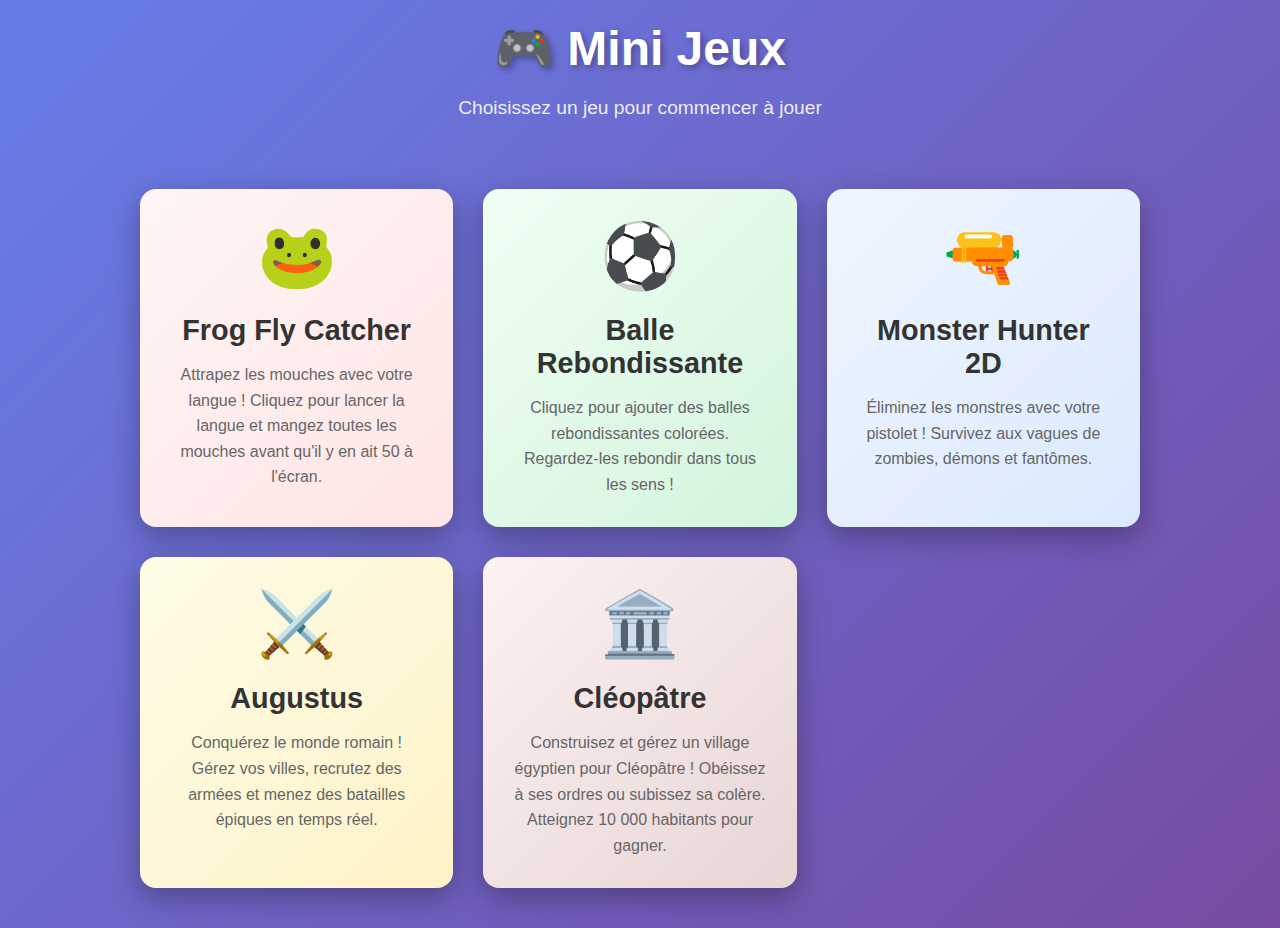
<file: index.html>
<!DOCTYPE html>
<html lang="fr">
<head>
    <meta charset="UTF-8">
    <meta name="viewport" content="width=device-width, initial-scale=1.0">
    <title>Mini Jeux</title>
    <style>
        * {
            margin: 0;
            padding: 0;
            box-sizing: border-box;
        }

        body {
            font-family: 'Arial', sans-serif;
            background: linear-gradient(135deg, #667eea 0%, #764ba2 100%);
            min-height: 100vh;
            display: flex;
            justify-content: center;
            align-items: center;
            padding: 20px;
        }

        .container {
            max-width: 1000px;
            width: 100%;
        }

        h1 {
            color: white;
            text-align: center;
            font-size: 3em;
            margin-bottom: 20px;
            text-shadow: 3px 3px 6px rgba(0, 0, 0, 0.3);
        }

        .subtitle {
            color: rgba(255, 255, 255, 0.9);
            text-align: center;
            font-size: 1.2em;
            margin-bottom: 50px;
        }

        .games-grid {
            display: grid;
            grid-template-columns: repeat(auto-fit, minmax(300px, 1fr));
            gap: 30px;
            padding: 20px 0;
        }

        .game-card {
            background: white;
            border-radius: 16px;
            padding: 30px;
            text-align: center;
            box-shadow: 0 10px 30px rgba(0, 0, 0, 0.3);
            transition: transform 0.3s ease, box-shadow 0.3s ease;
            cursor: pointer;
            text-decoration: none;
            color: inherit;
            display: block;
        }

        .game-card:hover {
            transform: translateY(-10px);
            box-shadow: 0 15px 40px rgba(0, 0, 0, 0.4);
        }

        .game-icon {
            font-size: 4em;
            margin-bottom: 20px;
            display: block;
        }

        .game-title {
            font-size: 1.8em;
            font-weight: bold;
            color: #333;
            margin-bottom: 15px;
        }

        .game-description {
            color: #666;
            line-height: 1.6;
            font-size: 1em;
        }

        .game-card:nth-child(1) {
            background: linear-gradient(135deg, #fff5f5 0%, #ffe5e5 100%);
        }

        .game-card:nth-child(2) {
            background: linear-gradient(135deg, #f0fff4 0%, #d4f4dd 100%);
        }

        .game-card:nth-child(3) {
            background: linear-gradient(135deg, #eff6ff 0%, #dbeafe 100%);
        }

        .game-card:nth-child(4) {
            background: linear-gradient(135deg, #fefce8 0%, #fef3c7 100%);
        }

        .game-card:nth-child(5) {
            background: linear-gradient(135deg, #fdf2f2 0%, #e8d5d5 100%);
        }

        .game-card:nth-child(6) {
            background: linear-gradient(135deg, #fef7e0 0%, #f5deb3 100%);
        }

        @media (max-width: 768px) {
            h1 {
                font-size: 2em;
            }

            .games-grid {
                grid-template-columns: 1fr;
            }
        }
    </style>
</head>
<body>
    <div class="container">
        <h1>🎮 Mini Jeux</h1>
        <p class="subtitle">Choisissez un jeu pour commencer à jouer</p>

        <div class="games-grid">
            <a href="frog/index.html" class="game-card">
                <span class="game-icon">🐸</span>
                <div class="game-title">Frog Fly Catcher</div>
                <div class="game-description">
                    Attrapez les mouches avec votre langue ! Cliquez pour lancer la langue et mangez toutes les mouches avant qu'il y en ait 50 à l'écran.
                </div>
            </a>

            <a href="ronds/index.html" class="game-card">
                <span class="game-icon">⚽</span>
                <div class="game-title">Balle Rebondissante</div>
                <div class="game-description">
                    Cliquez pour ajouter des balles rebondissantes colorées. Regardez-les rebondir dans tous les sens !
                </div>
            </a>

            <a href="monster/index.html" class="game-card">
                <span class="game-icon">🔫</span>
                <div class="game-title">Monster Hunter 2D</div>
                <div class="game-description">
                    Éliminez les monstres avec votre pistolet ! Survivez aux vagues de zombies, démons et fantômes.
                </div>
            </a>

            <a href="augustus/index.html" class="game-card">
                <span class="game-icon">⚔️</span>
                <div class="game-title">Augustus</div>
                <div class="game-description">
                    Conquérez le monde romain ! Gérez vos villes, recrutez des armées et menez des batailles épiques en temps réel.
                </div>
            </a>

            <a href="cleopatre/index.html" class="game-card">
                <span class="game-icon">🏛️</span>
                <div class="game-title">Cléopâtre</div>
                <div class="game-description">
                    Construisez et gérez un village égyptien pour Cléopâtre ! Obéissez à ses ordres ou subissez sa colère. Atteignez 10 000 habitants pour gagner.
                </div>
            </a>
        </div>
    </div>
</body>
</html>
</file>
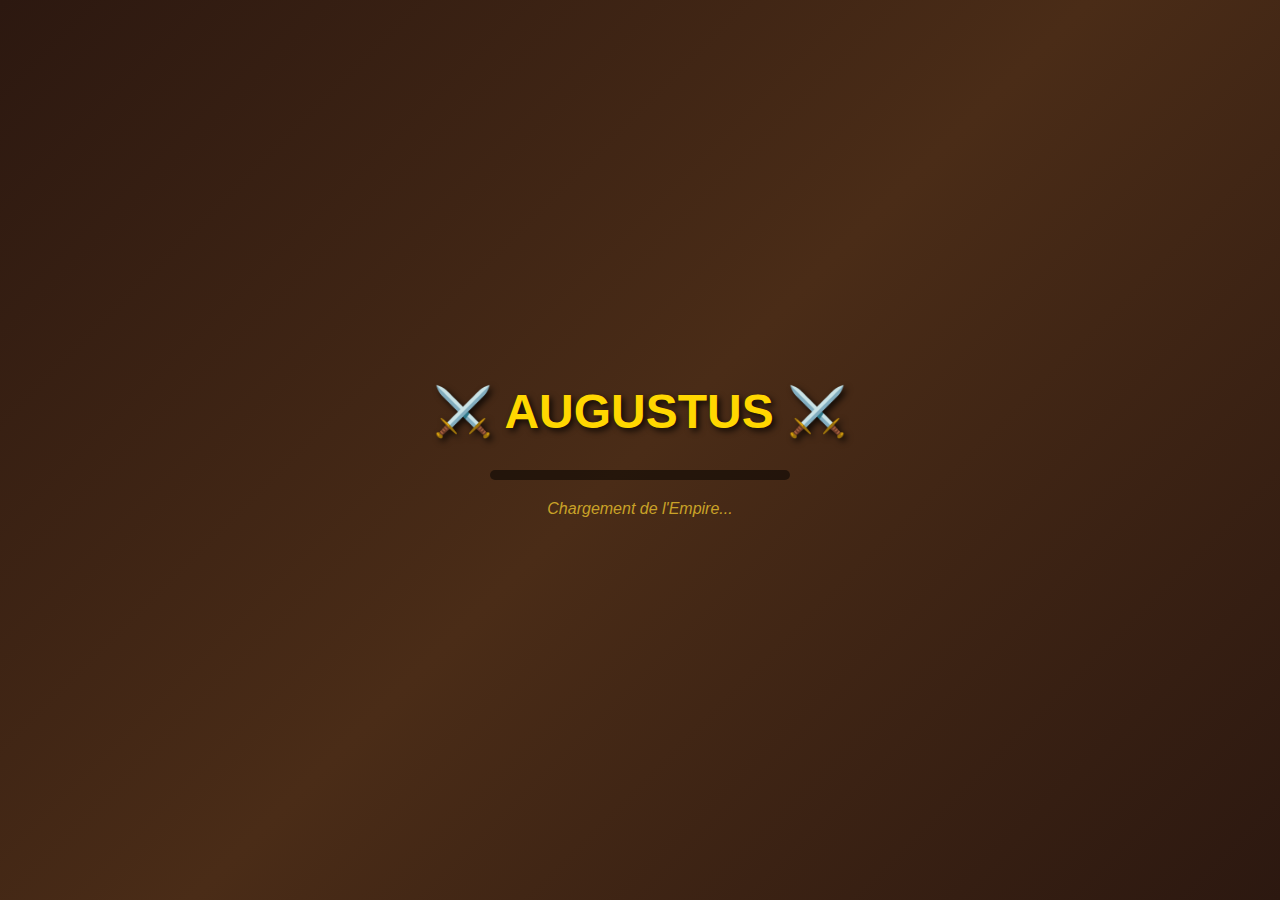
<file: augustus/index.html>
<!DOCTYPE html>
<html lang="fr">
<head>
    <meta charset="UTF-8">
    <meta name="viewport" content="width=device-width, initial-scale=1.0">
    <title>Augustus - Rome Total War</title>
    <link rel="stylesheet" href="css/main.css">
</head>
<body>
    <a href="../index.html" id="backButton">← Menu</a>

    <!-- Menu Principal -->
    <div id="mainMenu" class="screen active">
        <div class="menu-content">
            <h1>⚔️ AUGUSTUS ⚔️</h1>
            <h2>Rome Total War</h2>
            <div class="menu-buttons">
                <button data-action="newGame">Nouvelle Campagne</button>
                <button data-action="loadGame" id="loadBtn" disabled>Charger Partie</button>
                <button data-action="showGuide">Guide du Jeu</button>
                <button data-action="showCredits">Crédits</button>
            </div>
        </div>
        <div class="menu-footer">
            <p>Une simulation de conquête romaine</p>
        </div>
    </div>

    <!-- Sélection de Faction -->
    <div id="factionSelect" class="screen">
        <h1>Choisissez votre Famille</h1>
        <div id="factionGrid" class="faction-grid"></div>
        <button class="back-btn" data-action="showMenu">Retour</button>
    </div>

    <!-- Écran de Campagne -->
    <div id="campaignScreen" class="screen">
        <!-- Barre supérieure -->
        <div id="topBar">
            <div class="resources">
                <span id="goldDisplay">💰 0</span>
                <span id="foodDisplay">🌾 0</span>
                <span id="populationDisplay">👥 0</span>
                <span id="politicsDisplay">🏛️ 0</span>
            </div>
            <div class="turn-info">
                <span id="turnDisplay">Tour 1</span>
                <span id="seasonDisplay">Printemps 270 av. J.-C.</span>
            </div>
            <div class="actions">
                <button id="endTurnBtn" data-action="endTurn">Fin du Tour</button>
                <button data-action="saveGame">Sauvegarder</button>
                <button data-action="showMenu">Menu</button>
            </div>
        </div>

        <!-- Carte de campagne -->
        <canvas id="campaignMap"></canvas>

        <!-- Panneau latéral -->
        <div id="sidePanel" class="hidden">
            <div id="panelContent"></div>
        </div>

        <!-- Mini-carte -->
        <div id="minimap">
            <canvas id="minimapCanvas"></canvas>
        </div>

        <!-- Actions rapides -->
        <div id="quickActions" class="hidden">
            <button id="attackBtn" data-action="attack">Attaquer</button>
            <button id="recruitBtn" data-action="showRecruit">Recruter</button>
        </div>
    </div>

    <!-- Écran de Ville -->
    <div id="cityScreen" class="screen">
        <div id="cityHeader">
            <h1 id="cityName">Rome</h1>
            <button class="close-btn" data-action="closeCityView">✕</button>
        </div>
        <div id="cityContent">
            <div id="cityStats">
                <div class="stat">
                    <span class="label">Population</span>
                    <span id="cityPop">0</span>
                </div>
                <div class="stat">
                    <span class="label">Revenus</span>
                    <span id="cityIncome">+0</span>
                </div>
                <div class="stat">
                    <span class="label">Nourriture</span>
                    <span id="cityFood">+0</span>
                </div>
                <div class="stat">
                    <span class="label">Hygiène</span>
                    <span id="cityHealth">0%</span>
                </div>
                <div class="stat">
                    <span class="label">Ordre Public</span>
                    <span id="cityOrder">0%</span>
                </div>
            </div>
            <div id="cityBuildings">
                <h3>Bâtiments</h3>
                <div id="buildingsList"></div>
            </div>
            <div id="cityConstruction">
                <h3>Construction</h3>
                <div id="constructionQueue"></div>
                <div id="availableBuildings"></div>
            </div>
            <div id="cityRecruitment">
                <h3>Recrutement</h3>
                <div id="recruitmentQueue"></div>
                <div id="availableUnits"></div>
            </div>
        </div>
    </div>

    <!-- Écran de Bataille -->
    <div id="battleScreen" class="screen">
        <div id="battleHeader">
            <div id="attackerInfo" class="army-info"></div>
            <div id="battleTitle">⚔️ BATAILLE ⚔️</div>
            <div id="defenderInfo" class="army-info"></div>
        </div>
        <canvas id="battleCanvas"></canvas>
        <div id="battleControls">
            <div id="unitCards"></div>
            <div id="battleActions">
                <button data-action="battlePause">⏸️ Pause</button>
                <button data-action="battleSpeedUp">⏩ Vitesse</button>
                <button data-action="battleRetreat">🏃 Retraite</button>
            </div>
        </div>
    </div>

    <!-- Écran de Résultat de Bataille -->
    <div id="battleResult" class="screen">
        <div id="resultContent">
            <h1 id="resultTitle">Victoire!</h1>
            <div id="resultStats"></div>
            <div id="capturedOptions" class="hidden">
                <h3>Prisonniers capturés: <span id="capturedCount">0</span></h3>
                <div class="prisoner-options">
                    <button data-action="executePrisoners">⚔️ Exécuter (-Politique)</button>
                    <button data-action="enslavePrisoners">⛓️ Réduire en esclavage (+Or)</button>
                    <button data-action="releasePrisoners">🕊️ Libérer (+Politique)</button>
                </div>
            </div>
            <button data-action="endBattle">Continuer</button>
        </div>
    </div>

    <!-- Écran Guide -->
    <div id="guideScreen" class="screen">
        <div id="guideHeader">
            <h1>Guide du Jeu</h1>
            <button class="close-btn" data-action="closeGuide">✕</button>
        </div>
        <div id="guideContent"></div>
    </div>

    <!-- Notifications -->
    <div id="notifications"></div>

    <!-- Tooltip -->
    <div id="tooltip" class="hidden"></div>

    <script type="module" src="src/main.js"></script>
</body>
</html>
</file>
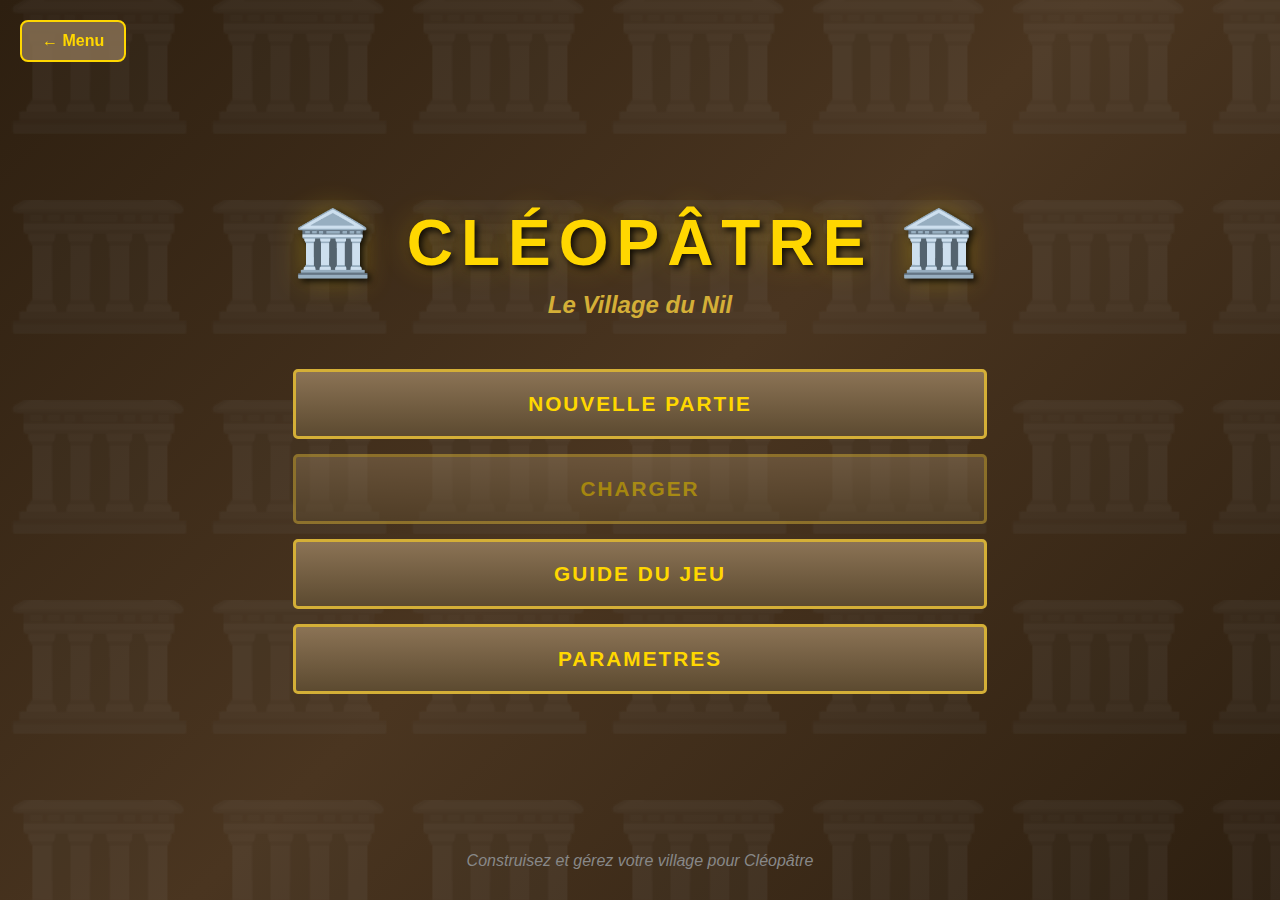
<file: cleopatre/index.html>
<!DOCTYPE html>
<html lang="fr">
<head>
    <meta charset="UTF-8">
    <meta name="viewport" content="width=device-width, initial-scale=1.0">
    <title>Cléopâtre - Le Village du Nil</title>
    <link rel="stylesheet" href="css/main.css">
</head>
<body>
    <a href="../index.html" id="backButton">← Menu</a>

    <!-- Menu Principal -->
    <div id="mainMenu" class="screen active">
        <div class="menu-content">
            <h1>🏛️ CLÉOPÂTRE 🏛️</h1>
            <h2>Le Village du Nil</h2>
            <div class="menu-buttons">
                <button data-action="newGame">Nouvelle Partie</button>
                <button data-action="loadGame" id="loadBtn" disabled>Charger</button>
                <button data-action="showGuide">Guide du Jeu</button>
                <button data-action="showSettings">Parametres</button>
            </div>
        </div>
        <div class="menu-footer">
            <p>Construisez et gérez votre village pour Cléopâtre</p>
        </div>
    </div>

    <!-- Sélection du personnage -->
    <div id="characterSelect" class="screen">
        <h1>Choisissez votre Chef de Village</h1>
        <div class="character-grid">
            <div class="character-card" data-gender="male">
                <div class="character-icon">👨</div>
                <div class="character-name">Chef du Village</div>
                <div class="character-desc">Un homme sage et déterminé</div>
            </div>
            <div class="character-card" data-gender="female">
                <div class="character-icon">👩</div>
                <div class="character-name">Cheffe du Village</div>
                <div class="character-desc">Une femme courageuse et avisée</div>
            </div>
        </div>
        <button class="back-btn" data-action="showMenu">Retour</button>
    </div>

    <!-- Écran de Jeu Principal -->
    <div id="gameScreen" class="screen">
        <!-- Barre supérieure -->
        <div id="topBar">
            <div class="resources">
                <span id="moneyDisplay" title="Argent">💰 1000</span>
                <span id="foodDisplay" title="Nourriture">🍞 0</span>
                <span id="waterDisplay" title="Eau">💧 0</span>
                <span id="populationDisplay" title="Population">👥 100</span>
                <span id="peasantsDisplay" title="Paysans disponibles">🧑‍🌾 10</span>
                <span id="rationTimerDisplay" class="ration-timer" title="Prochaine ration">🍽️ 1:00</span>
            </div>
            <div class="goal-info">
                <span id="goalDisplay">Objectif: 10 000 habitants</span>
            </div>
            <div class="actions">
                <div class="save-group">
                    <button data-action="saveGame">Sauvegarder</button>
                    <label class="autosave-switch" title="Sauvegarde automatique toutes les 2 minutes">
                        <input type="checkbox" id="autoSaveToggle">
                        <span class="autosave-slider"></span>
                        <span class="autosave-label">Auto</span>
                    </label>
                </div>
                <button data-action="showMenu">Menu</button>
            </div>
        </div>

        <!-- Zone de jeu principale (contient canvas + panneau d'actions) -->
        <div id="gameArea">
            <!-- Zone du village avec canvas -->
            <div id="villageArea">
                <canvas id="villageCanvas"></canvas>

                <!-- Panneau de Cléopâtre (overlay sur le canvas) -->
                <div id="cleopatraPanel">
                    <div class="cleopatra-portrait">
                        <div class="portrait-frame">👑</div>
                    </div>
                    <div class="cleopatra-info">
                        <div class="cleopatra-message">
                            <div class="message-header">Cléopâtre</div>
                            <div id="cleopatraText">Bienvenue, chef de village. J'attends beaucoup de vous.</div>
                        </div>
                        <div class="cleopatra-mood">
                            <span class="mood-label">Humeur:</span>
                            <div class="mood-bar-container">
                                <div id="moodBar" class="mood-bar"></div>
                            </div>
                            <span id="cleopatraMood" class="mood-value">50%</span>
                        </div>
                    </div>
                    <div id="nextTaskTimer" class="next-task-timer">
                        <span class="next-task-label">Prochaine mission:</span>
                        <span id="nextTaskCountdown">--</span>
                    </div>
                    <div id="currentTask">
                        <div class="task-header-row">
                            <div class="task-header">Tâches de Cléopâtre:</div>
                            <label class="toggle-switch" title="Envoi automatique des ressources">
                                <input type="checkbox" id="autoSendGlobal" autocomplete="off">
                                <span class="slider"></span>
                                <span class="switch-label">Auto</span>
                            </label>
                        </div>
                        <div id="taskDescription"></div>
                    </div>
                </div>
            </div>

            <!-- Panneau d'actions (à droite) -->
            <div id="actionPanel">
            <div class="panel-tabs">
                <button class="tab-btn active" data-tab="buildings">Bâtiments</button>
                <button class="tab-btn" data-tab="tasks">Tâches</button>
                <button class="tab-btn" data-tab="stats">Stats</button>
            </div>

            <!-- Onglet Bâtiments -->
            <div id="buildingsTab" class="tab-content active">
                <div id="buildingsList"></div>
            </div>

            <!-- Onglet Tâches -->
            <div id="tasksTab" class="tab-content">
                <div id="tasksList"></div>
            </div>

            <!-- Onglet Statistiques (résumé) -->
            <div id="statsTab" class="tab-content">
                <div class="stats-section">
                    <h4>Alertes</h4>
                    <div id="statsAlerts"></div>
                </div>
                <div class="stats-section">
                    <h4>Aperçu rapide</h4>
                    <div id="statsProduction"></div>
                </div>
                <button id="openStatsMenu" class="open-stats-btn">
                    📊 Voir les statistiques détaillées
                </button>
            </div>
        </div>

        <!-- Panneau latéral d'info -->
        <div id="sidePanel" class="hidden">
            <div id="sidePanelContent"></div>
            <button class="close-btn close-btn-sm" data-action="closeSidePanel">✕</button>
        </div>
    </div>

        <!-- Panneau de ressources (fixe en bas) -->
        <div id="resourcesBar">
            <div class="resources-bar-content">
                <!-- Multiplicateur -->
                <div class="resources-multiplier">
                    <span class="mult-label">Ouvriers:</span>
                    <div class="mult-buttons" id="resourceMultiplierBar">
                        <button type="button" class="mult-btn active" data-mult="1">x1</button>
                        <button type="button" class="mult-btn" data-mult="5">x5</button>
                        <button type="button" class="mult-btn" data-mult="10">x10</button>
                        <button type="button" class="mult-btn" data-mult="max">Max</button>
                    </div>
                </div>

                <!-- Liste des ressources -->
                <div class="resources-list" id="resourcesBarList">
                    <!-- Bois -->
                    <div class="resource-bar-item clickable" data-resource="wood">
                        <div class="resource-bar-icon">🪵</div>
                        <div class="resource-bar-info">
                            <div class="resource-bar-header">
                                <span class="resource-bar-name">Bois</span>
                                <span class="resource-bar-yield">+10</span>
                            </div>
                            <div class="resource-bar-stock">
                                <span id="woodStockBar">0</span>
                                <span id="woodPendingBar" class="resource-bar-pending"></span>
                            </div>
                        </div>
                        <div class="resource-bar-cost">
                            <span class="cost-value">💰5</span>
                            <span class="cost-time">15s</span>
                        </div>
                        <div class="resource-bar-progress hidden">
                            <div class="progress-fill"></div>
                            <span class="progress-text">0%</span>
                        </div>
                    </div>

                    <!-- Pierre -->
                    <div class="resource-bar-item clickable" data-resource="stone">
                        <div class="resource-bar-icon">🪨</div>
                        <div class="resource-bar-info">
                            <div class="resource-bar-header">
                                <span class="resource-bar-name">Pierre</span>
                                <span class="resource-bar-yield">+8</span>
                            </div>
                            <div class="resource-bar-stock">
                                <span id="stoneStockBar">0</span>
                                <span id="stonePendingBar" class="resource-bar-pending"></span>
                            </div>
                        </div>
                        <div class="resource-bar-cost">
                            <span class="cost-value">💰8</span>
                            <span class="cost-time">20s</span>
                        </div>
                        <div class="resource-bar-progress hidden">
                            <div class="progress-fill"></div>
                            <span class="progress-text">0%</span>
                        </div>
                    </div>

                    <!-- Sable -->
                    <div class="resource-bar-item clickable" data-resource="sand">
                        <div class="resource-bar-icon">🏜️</div>
                        <div class="resource-bar-info">
                            <div class="resource-bar-header">
                                <span class="resource-bar-name">Sable</span>
                                <span class="resource-bar-yield">+15</span>
                            </div>
                            <div class="resource-bar-stock">
                                <span id="sandStockBar">0</span>
                                <span id="sandPendingBar" class="resource-bar-pending"></span>
                            </div>
                        </div>
                        <div class="resource-bar-cost">
                            <span class="cost-value">💰3</span>
                            <span class="cost-time">10s</span>
                        </div>
                        <div class="resource-bar-progress hidden">
                            <div class="progress-fill"></div>
                            <span class="progress-text">0%</span>
                        </div>
                    </div>

                    <!-- Terre -->
                    <div class="resource-bar-item clickable" data-resource="dirt">
                        <div class="resource-bar-icon">🟤</div>
                        <div class="resource-bar-info">
                            <div class="resource-bar-header">
                                <span class="resource-bar-name">Terre</span>
                                <span class="resource-bar-yield">+12</span>
                            </div>
                            <div class="resource-bar-stock">
                                <span id="dirtStockBar">0</span>
                                <span id="dirtPendingBar" class="resource-bar-pending"></span>
                            </div>
                        </div>
                        <div class="resource-bar-cost">
                            <span class="cost-value">💰4</span>
                            <span class="cost-time">12s</span>
                        </div>
                        <div class="resource-bar-progress hidden">
                            <div class="progress-fill"></div>
                            <span class="progress-text">0%</span>
                        </div>
                    </div>

                    <!-- Argile -->
                    <div class="resource-bar-item clickable" data-resource="clay">
                        <div class="resource-bar-icon">🧱</div>
                        <div class="resource-bar-info">
                            <div class="resource-bar-header">
                                <span class="resource-bar-name">Argile</span>
                                <span class="resource-bar-yield">+6</span>
                            </div>
                            <div class="resource-bar-stock">
                                <span id="clayStockBar">0</span>
                                <span id="clayPendingBar" class="resource-bar-pending"></span>
                            </div>
                        </div>
                        <div class="resource-bar-cost">
                            <span class="cost-value">💰10</span>
                            <span class="cost-time">25s</span>
                        </div>
                        <div class="resource-bar-progress hidden">
                            <div class="progress-fill"></div>
                            <span class="progress-text">0%</span>
                        </div>
                    </div>

                    <!-- Oiseaux (affichage spécial) -->
                    <div class="resource-bar-item bird-bar-item" data-resource="birds">
                        <div class="resource-bar-icon">🕊️</div>
                        <div class="resource-bar-info">
                            <div class="resource-bar-name">Oiseaux</div>
                            <div class="resource-bar-stock"><span id="birdsStockBar">0/0</span></div>
                        </div>
                        <div class="resource-bar-cost bird-cost">
                            <span class="cost-value">Auto</span>
                            <span class="cost-time" id="birdProductionTime">3min/🕊️</span>
                        </div>
                        <div class="bird-progress-bar">
                            <div class="bird-progress-fill" id="birdProgressFill"></div>
                        </div>
                    </div>
                </div>
            </div>
        </div>
    </div>

    <!-- Écran Guide -->
    <div id="guideScreen" class="screen">
        <div id="guideHeader">
            <h1>Guide du Jeu</h1>
            <button class="close-btn" data-action="closeGuide">✕</button>
        </div>
        <div id="guideContent"></div>
    </div>

    <!-- Écran Game Over -->
    <div id="gameOverScreen" class="screen">
        <div class="gameover-content">
            <div id="gameOverSprite" class="end-screen-sprite"></div>
            <h1 id="gameOverTitle">GAME OVER</h1>
            <p id="gameOverMessage"></p>
            <button data-action="showMenu">Retour au Menu</button>
        </div>
    </div>

    <!-- Écran Victoire -->
    <div id="victoryScreen" class="screen">
        <div class="victory-content">
            <div id="victorySprite" class="end-screen-sprite"></div>
            <h1>🎉 VICTOIRE ! 🎉</h1>
            <p>Félicitations ! Votre village compte maintenant 10 000 habitants !</p>
            <p>Cléopâtre est fière de vous et vous couvre d'or et de gloire.</p>
            <div id="victoryStats"></div>
            <button data-action="showMenu">Retour au Menu</button>
        </div>
    </div>

    <!-- Notifications -->
    <div id="notifications"></div>

    <!-- Tooltip -->
    <div id="tooltip" class="hidden"></div>

    <!-- Modal de confirmation -->
    <div id="confirmModal" class="modal hidden">
        <div class="modal-content">
            <h3 id="confirmTitle">Confirmation</h3>
            <p id="confirmMessage"></p>
            <div class="modal-buttons">
                <button type="button" id="confirmYes">Oui</button>
                <button type="button" id="confirmNo">Non</button>
            </div>
        </div>
    </div>

    <!-- Méga Menu Statistiques -->
    <div id="statsOverlay" class="stats-overlay hidden">
        <div class="stats-mega-menu">
            <div class="stats-header">
                <h2>📊 Statistiques du Village</h2>
                <button type="button" class="close-btn" id="closeStatsMenu">✕</button>
            </div>

            <div class="stats-content">
                <!-- Colonne gauche: Graphiques -->
                <div class="stats-column stats-graphs">
                    <div class="stats-card">
                        <h3>Évolution des ressources</h3>
                        <div class="graph-tabs">
                            <button type="button" class="graph-tab active" data-resource="money">💰 Or</button>
                            <button type="button" class="graph-tab" data-resource="food">🍞 Nourriture</button>
                            <button type="button" class="graph-tab" data-resource="water">💧 Eau</button>
                            <button type="button" class="graph-tab" data-resource="population">👥 Population</button>
                        </div>
                        <div class="graph-zoom">
                            <span class="zoom-label">Période:</span>
                            <button type="button" class="zoom-btn" data-zoom="60">1min</button>
                            <button type="button" class="zoom-btn active" data-zoom="300">5min</button>
                            <button type="button" class="zoom-btn" data-zoom="600">10min</button>
                            <button type="button" class="zoom-btn" data-zoom="1800">30min</button>
                            <button type="button" class="zoom-btn" data-zoom="3600">1h</button>
                        </div>
                        <div class="graph-container">
                            <canvas id="resourceGraph"></canvas>
                        </div>
                        <div class="graph-legend" id="graphLegend"></div>
                    </div>

                    <div class="stats-card">
                        <h3>Répartition des bâtiments</h3>
                        <div class="graph-container graph-small">
                            <canvas id="buildingsGraph"></canvas>
                        </div>
                        <div id="buildingsLegend" class="buildings-legend"></div>
                    </div>
                </div>

                <!-- Colonne droite: Données -->
                <div class="stats-column stats-data">
                    <div class="stats-card">
                        <h3>Production actuelle</h3>
                        <div id="megaStatsProduction"></div>
                    </div>

                    <div class="stats-card">
                        <h3>Production théorique (bâtiments)</h3>
                        <div id="megaStatsTheoretical"></div>
                    </div>

                    <div class="stats-card">
                        <h3>Alertes & Prévisions</h3>
                        <div id="megaStatsAlerts"></div>
                    </div>

                    <div class="stats-card">
                        <h3>Statistiques générales</h3>
                        <div id="megaStatsGeneral"></div>
                    </div>
                </div>
            </div>
        </div>
    </div>

    <script type="module" src="src/main.js"></script>
</body>
</html>
</file>
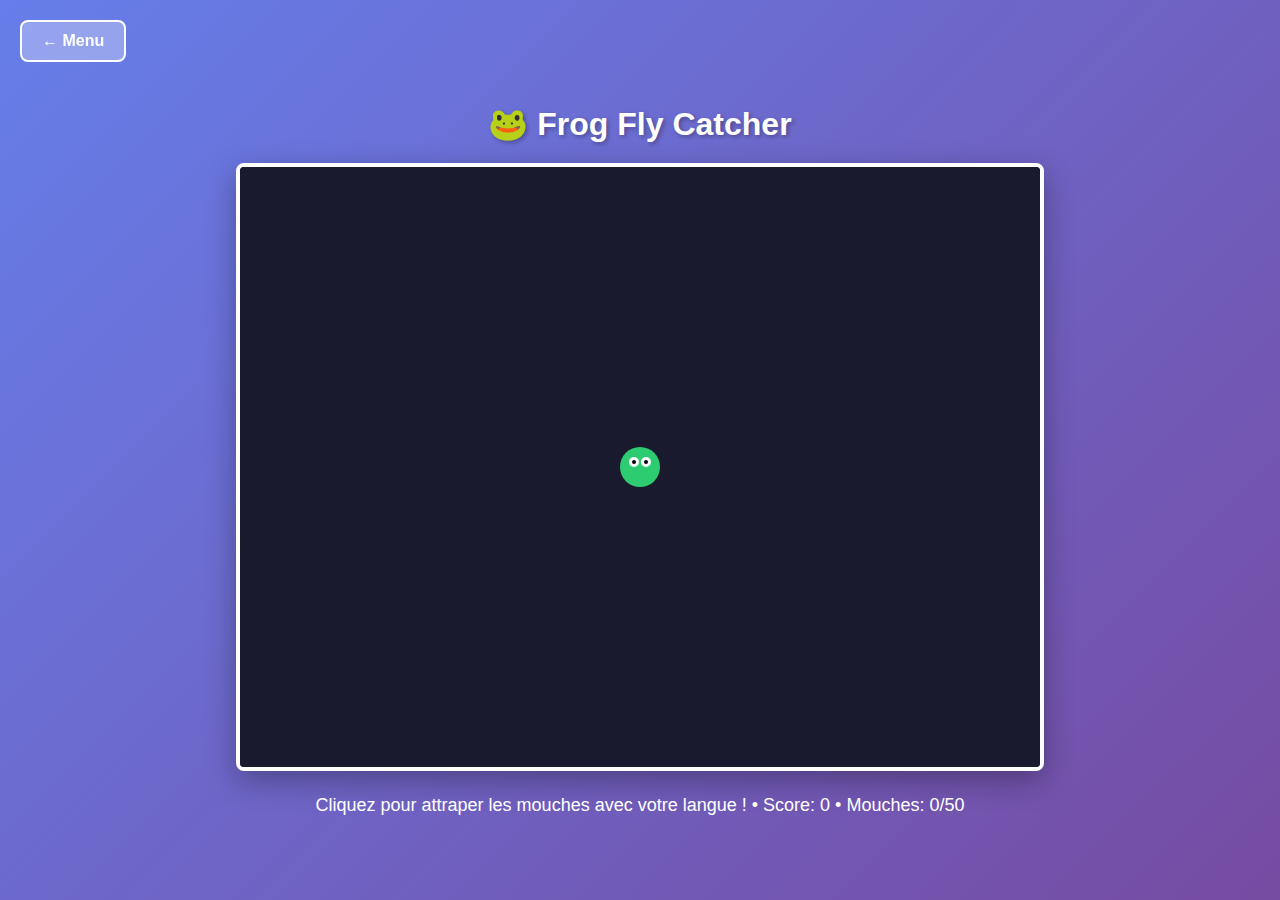
<file: frog/index.html>
<!DOCTYPE html>
<html lang="fr">
<head>
    <meta charset="UTF-8">
    <meta name="viewport" content="width=device-width, initial-scale=1.0">
    <title>Frog Fly Catcher</title>
    <style>
        body {
            margin: 0;
            padding: 0;
            display: flex;
            justify-content: center;
            align-items: center;
            min-height: 100vh;
            background: linear-gradient(135deg, #667eea 0%, #764ba2 100%);
            font-family: Arial, sans-serif;
        }

        #gameContainer {
            text-align: center;
        }

        canvas {
            border: 4px solid #fff;
            border-radius: 8px;
            box-shadow: 0 10px 30px rgba(0, 0, 0, 0.3);
            background: #1a1a2e;
        }

        #info {
            color: white;
            margin-top: 20px;
            font-size: 18px;
        }

        h1 {
            color: white;
            margin-bottom: 20px;
            text-shadow: 2px 2px 4px rgba(0, 0, 0, 0.3);
        }

        #backButton {
            position: fixed;
            top: 20px;
            left: 20px;
            background: rgba(255, 255, 255, 0.3);
            color: white;
            border: 2px solid white;
            padding: 10px 20px;
            border-radius: 8px;
            font-size: 16px;
            font-weight: bold;
            cursor: pointer;
            transition: all 0.3s ease;
            text-decoration: none;
            display: inline-block;
            -webkit-backdrop-filter: blur(10px);
            backdrop-filter: blur(10px);
        }

        #backButton:hover {
            background: rgba(255, 255, 255, 0.4);
            transform: translateX(-5px);
        }
    </style>
</head>
<body>
    <a href="../index.html" id="backButton">← Menu</a>

    <div id="gameContainer">
        <h1>🐸 Frog Fly Catcher</h1>
        <canvas id="gameCanvas" width="800" height="600"></canvas>
        <div id="info">
            Cliquez pour attraper les mouches avec votre langue ! • Score: <span id="score">0</span> • Mouches: <span id="flyCount">0</span>/50
        </div>
    </div>

    <script src="game.js"></script>
</body>
</html>
</file>
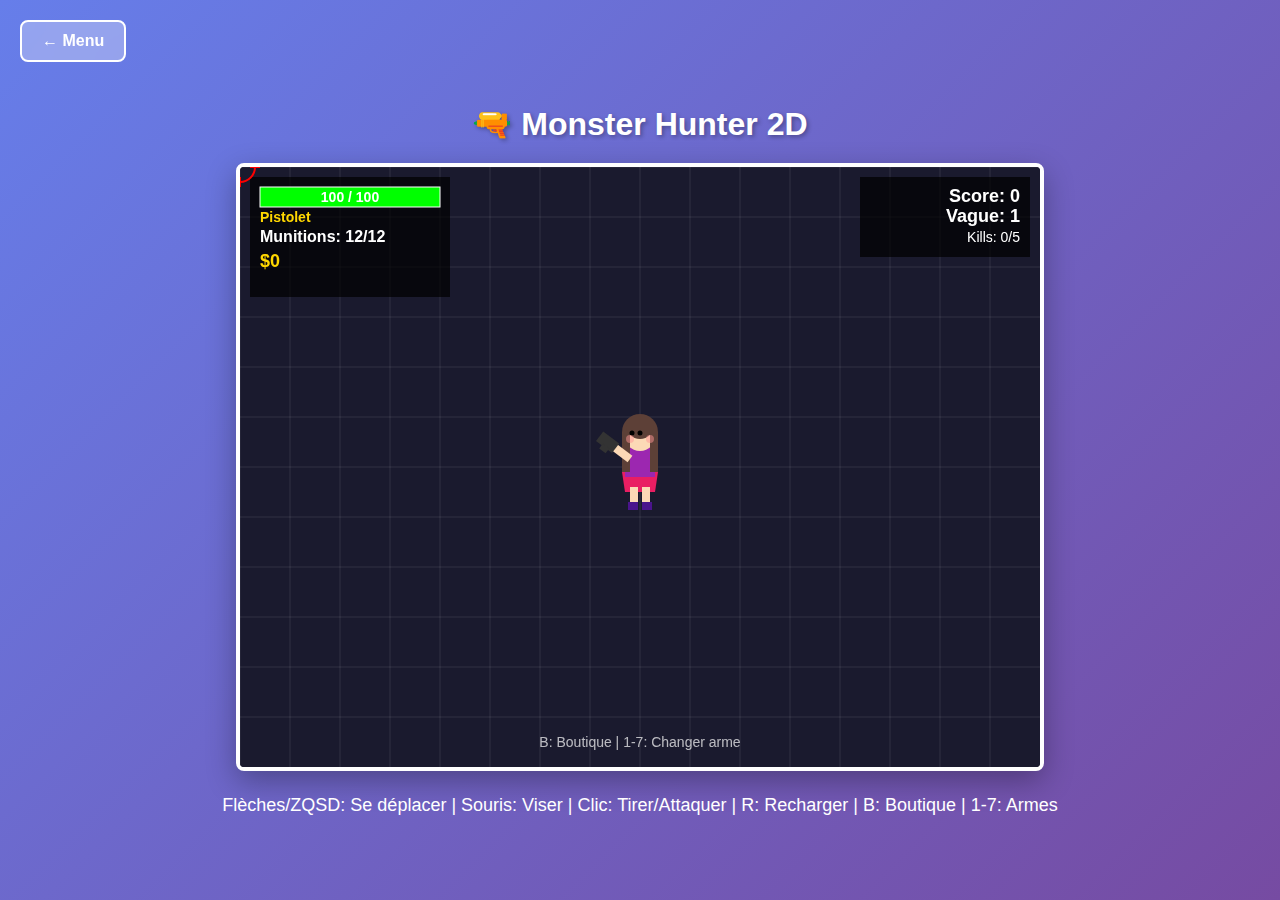
<file: monster/index.html>
<!DOCTYPE html>
<html lang="fr">
<head>
    <meta charset="UTF-8">
    <meta name="viewport" content="width=device-width, initial-scale=1.0">
    <title>Monster Hunter 2D</title>
    <style>
        body {
            margin: 0;
            padding: 0;
            display: flex;
            justify-content: center;
            align-items: center;
            min-height: 100vh;
            background: linear-gradient(135deg, #667eea 0%, #764ba2 100%);
            font-family: Arial, sans-serif;
        }

        #gameContainer {
            text-align: center;
        }

        canvas {
            border: 4px solid #fff;
            border-radius: 8px;
            box-shadow: 0 10px 30px rgba(0, 0, 0, 0.3);
            background: #1a1a2e;
        }

        #info {
            color: white;
            margin-top: 20px;
            font-size: 18px;
        }

        h1 {
            color: white;
            margin-bottom: 20px;
            text-shadow: 2px 2px 4px rgba(0, 0, 0, 0.3);
        }

        #backButton {
            position: fixed;
            top: 20px;
            left: 20px;
            background: rgba(255, 255, 255, 0.3);
            color: white;
            border: 2px solid white;
            padding: 10px 20px;
            border-radius: 8px;
            font-size: 16px;
            font-weight: bold;
            cursor: pointer;
            transition: all 0.3s ease;
            text-decoration: none;
            display: inline-block;
            -webkit-backdrop-filter: blur(10px);
            backdrop-filter: blur(10px);
        }

        #backButton:hover {
            background: rgba(255, 255, 255, 0.4);
            transform: translateX(-5px);
        }
    </style>
</head>
<body>
    <a href="../index.html" id="backButton">← Menu</a>

    <div id="gameContainer">
        <h1>🔫 Monster Hunter 2D</h1>
        <canvas id="gameCanvas" width="800" height="600"></canvas>
        <div id="info">
            Flèches/ZQSD: Se déplacer | Souris: Viser | Clic: Tirer/Attaquer | R: Recharger | B: Boutique | 1-7: Armes
        </div>
    </div>

    <script src="game.js"></script>
</body>
</html>
</file>
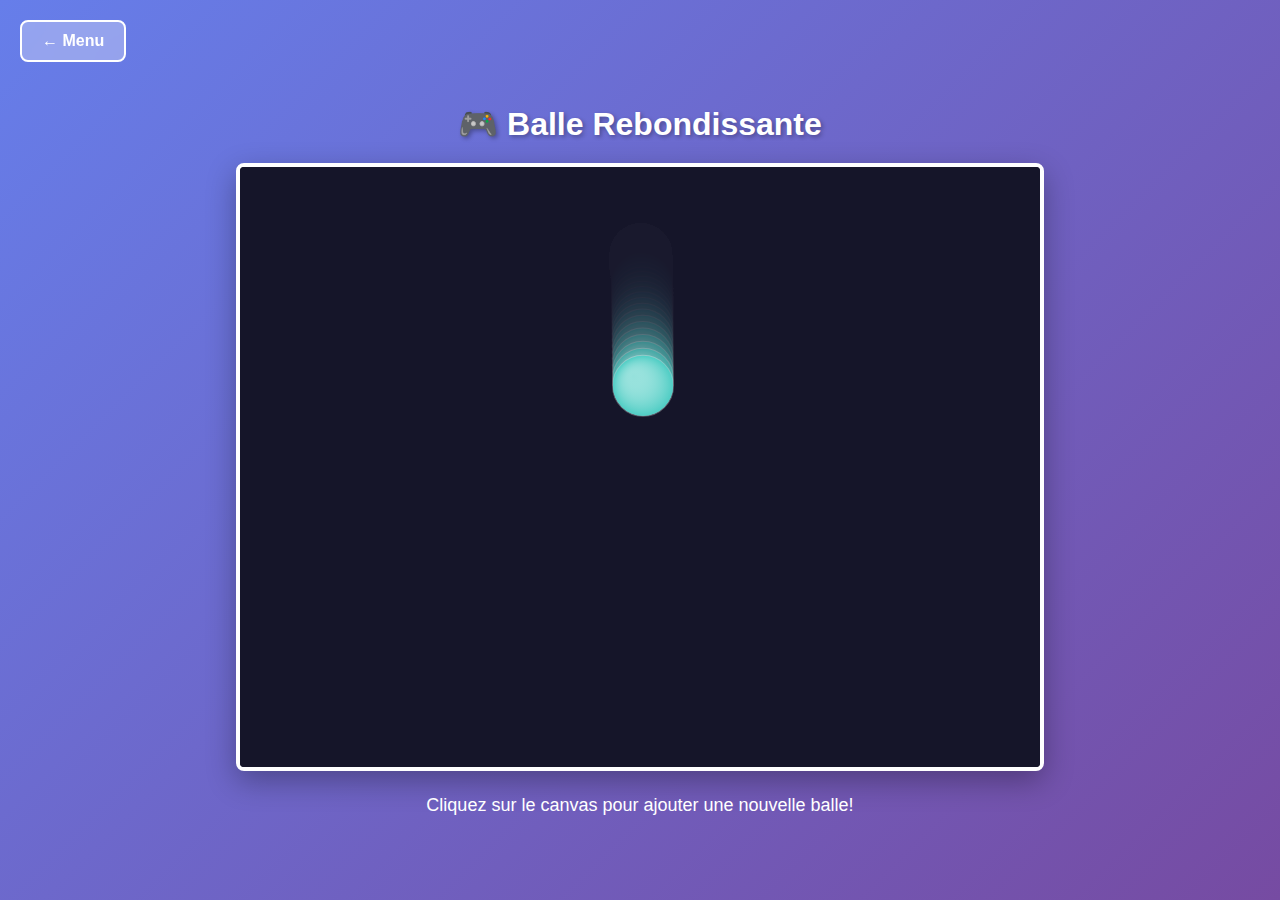
<file: ronds/index.html>
<!DOCTYPE html>
<html lang="fr">
<head>
    <meta charset="UTF-8">
    <meta name="viewport" content="width=device-width, initial-scale=1.0">
    <title>Balle Rebondissante</title>
    <style>
        body {
            margin: 0;
            padding: 0;
            display: flex;
            justify-content: center;
            align-items: center;
            min-height: 100vh;
            background: linear-gradient(135deg, #667eea 0%, #764ba2 100%);
            font-family: Arial, sans-serif;
        }

        #gameContainer {
            text-align: center;
        }

        canvas {
            border: 4px solid #fff;
            border-radius: 8px;
            box-shadow: 0 10px 30px rgba(0, 0, 0, 0.3);
            background: #1a1a2e;
        }

        #info {
            color: white;
            margin-top: 20px;
            font-size: 18px;
        }

        h1 {
            color: white;
            margin-bottom: 20px;
            text-shadow: 2px 2px 4px rgba(0, 0, 0, 0.3);
        }

        #backButton {
            position: fixed;
            top: 20px;
            left: 20px;
            background: rgba(255, 255, 255, 0.3);
            color: white;
            border: 2px solid white;
            padding: 10px 20px;
            border-radius: 8px;
            font-size: 16px;
            font-weight: bold;
            cursor: pointer;
            transition: all 0.3s ease;
            text-decoration: none;
            display: inline-block;
            -webkit-backdrop-filter: blur(10px);
            backdrop-filter: blur(10px);
        }

        #backButton:hover {
            background: rgba(255, 255, 255, 0.4);
            transform: translateX(-5px);
        }
    </style>
</head>
<body>
    <a href="../index.html" id="backButton">← Menu</a>

    <div id="gameContainer">
        <h1>🎮 Balle Rebondissante</h1>
        <canvas id="gameCanvas" width="800" height="600"></canvas>
        <div id="info">
            Cliquez sur le canvas pour ajouter une nouvelle balle!
        </div>
    </div>

    <script src="game.js"></script>
</body>
</html>
</file>
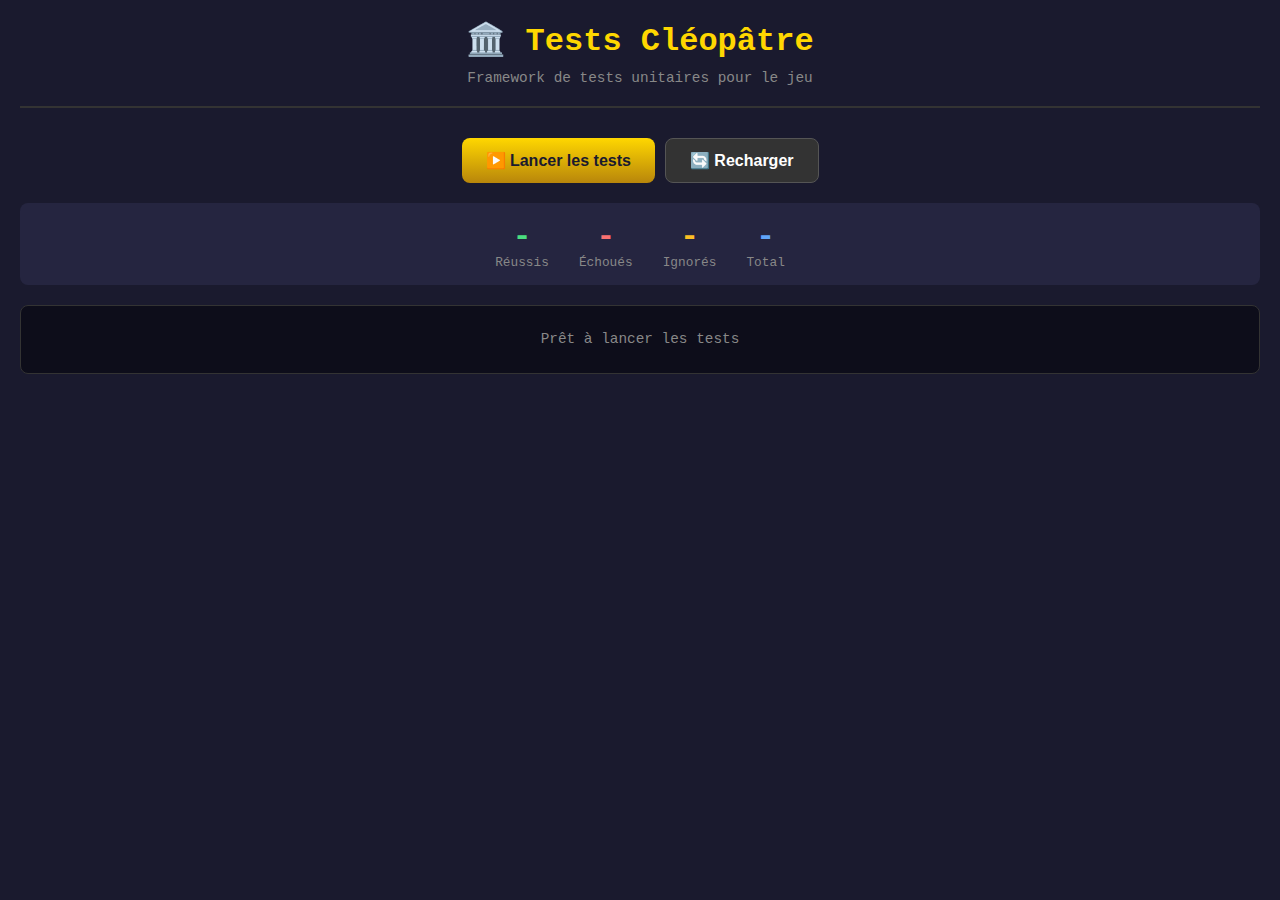
<file: cleopatre/tests/index.html>
<!DOCTYPE html>
<html lang="fr">
<head>
    <meta charset="UTF-8">
    <meta name="viewport" content="width=device-width, initial-scale=1.0">
    <title>Tests - Cléopâtre</title>
    <style>
        * {
            margin: 0;
            padding: 0;
            box-sizing: border-box;
        }

        body {
            font-family: 'Consolas', 'Monaco', 'Courier New', monospace;
            background: #1a1a2e;
            color: #e0e0e0;
            min-height: 100vh;
            padding: 20px;
        }

        .header {
            text-align: center;
            margin-bottom: 30px;
            padding-bottom: 20px;
            border-bottom: 2px solid #333;
        }

        .header h1 {
            color: #ffd700;
            font-size: 2rem;
            margin-bottom: 10px;
        }

        .header p {
            color: #888;
            font-size: 0.9rem;
        }

        .controls {
            display: flex;
            justify-content: center;
            gap: 10px;
            margin-bottom: 20px;
        }

        .btn {
            padding: 12px 24px;
            font-size: 1rem;
            font-weight: bold;
            border: none;
            border-radius: 8px;
            cursor: pointer;
            transition: all 0.2s ease;
        }

        .btn-primary {
            background: linear-gradient(180deg, #ffd700 0%, #b8860b 100%);
            color: #1a1a2e;
        }

        .btn-primary:hover {
            transform: translateY(-2px);
            box-shadow: 0 4px 12px rgba(255, 215, 0, 0.3);
        }

        .btn-secondary {
            background: #333;
            color: #fff;
            border: 1px solid #555;
        }

        .btn-secondary:hover {
            background: #444;
        }

        .summary {
            display: flex;
            justify-content: center;
            gap: 30px;
            margin-bottom: 20px;
            padding: 15px;
            background: #252540;
            border-radius: 8px;
        }

        .summary-item {
            text-align: center;
        }

        .summary-item .count {
            font-size: 2rem;
            font-weight: bold;
        }

        .summary-item .label {
            font-size: 0.8rem;
            color: #888;
        }

        .summary-item.pass .count { color: #4ade80; }
        .summary-item.fail .count { color: #f87171; }
        .summary-item.skip .count { color: #fbbf24; }
        .summary-item.total .count { color: #60a5fa; }

        #testOutput {
            background: #0d0d1a;
            border: 1px solid #333;
            border-radius: 8px;
            padding: 20px;
            max-height: 600px;
            overflow-y: auto;
            font-size: 0.9rem;
            line-height: 1.6;
        }

        #testOutput div {
            padding: 2px 0;
        }

        #testOutput .test-pass {
            color: #4ade80;
        }

        #testOutput .test-fail {
            color: #f87171;
        }

        #testOutput .test-skip {
            color: #fbbf24;
        }

        #testOutput .test-suite {
            color: #60a5fa;
            font-weight: bold;
            margin-top: 10px;
        }

        .loading {
            text-align: center;
            color: #888;
            padding: 40px;
        }

        .loading::after {
            content: '';
            animation: dots 1.5s infinite;
        }

        @keyframes dots {
            0%, 20% { content: '.'; }
            40% { content: '..'; }
            60%, 100% { content: '...'; }
        }

        .error-banner {
            background: #7f1d1d;
            border: 1px solid #f87171;
            border-radius: 8px;
            padding: 15px;
            margin-bottom: 20px;
            color: #fecaca;
        }

        .error-banner h3 {
            margin-bottom: 10px;
        }

        .hidden {
            display: none;
        }
    </style>
</head>
<body>
    <div class="header">
        <h1>🏛️ Tests Cléopâtre</h1>
        <p>Framework de tests unitaires pour le jeu</p>
    </div>

    <div class="controls">
        <button id="runBtn" class="btn btn-primary" onclick="runTests()">
            ▶️ Lancer les tests
        </button>
        <button class="btn btn-secondary" onclick="location.reload()">
            🔄 Recharger
        </button>
    </div>

    <div id="errorBanner" class="error-banner hidden">
        <h3>❌ Erreur de chargement</h3>
        <pre id="errorMessage"></pre>
    </div>

    <div class="summary" id="summary">
        <div class="summary-item pass">
            <div class="count" id="passCount">-</div>
            <div class="label">Réussis</div>
        </div>
        <div class="summary-item fail">
            <div class="count" id="failCount">-</div>
            <div class="label">Échoués</div>
        </div>
        <div class="summary-item skip">
            <div class="count" id="skipCount">-</div>
            <div class="label">Ignorés</div>
        </div>
        <div class="summary-item total">
            <div class="count" id="totalCount">-</div>
            <div class="label">Total</div>
        </div>
    </div>

    <div id="testOutput">
        <div class="loading">Prêt à lancer les tests</div>
    </div>

    <script type="module">
        // Import du framework de test
        import { testRunner } from './test-framework.js';

        // Rendre le runner accessible globalement
        window.testRunner = testRunner;

        // Fonction pour charger et exécuter les tests
        async function runTests() {
            const outputEl = document.getElementById('testOutput');
            const runBtn = document.getElementById('runBtn');
            const errorBanner = document.getElementById('errorBanner');

            // Reset
            outputEl.innerHTML = '<div class="loading">Chargement des tests</div>';
            errorBanner.classList.add('hidden');
            runBtn.disabled = true;

            try {
                // Charger les fichiers de test dynamiquement
                await import('./game-config.test.js');
                await import('./scenario-system.test.js');
                await import('./scenarios.test.js');

                outputEl.innerHTML = '<div class="loading">Exécution des tests</div>';

                // Exécuter les tests
                const results = await testRunner.run();

                // Mettre à jour le résumé
                document.getElementById('passCount').textContent = results.passed;
                document.getElementById('failCount').textContent = results.failed;
                document.getElementById('skipCount').textContent = results.skipped;
                document.getElementById('totalCount').textContent = results.passed + results.failed + results.skipped;

                // Mettre à jour le titre avec le résultat
                if (results.failed === 0) {
                    document.title = `✅ Tests OK - Cléopâtre`;
                } else {
                    document.title = `❌ ${results.failed} échec(s) - Cléopâtre`;
                }

            } catch (error) {
                console.error('Erreur lors du chargement des tests:', error);

                errorBanner.classList.remove('hidden');
                document.getElementById('errorMessage').textContent = error.stack || error.message;

                outputEl.innerHTML = `<div class="test-fail">❌ Erreur de chargement: ${error.message}</div>`;
            } finally {
                runBtn.disabled = false;
            }
        }

        // Exposer la fonction globalement
        window.runTests = runTests;

        // Auto-run si paramètre URL ?run
        if (window.location.search.includes('run')) {
            runTests();
        }
    </script>
</body>
</html>
</file>
<file: augustus/css/main.css>
* {
    margin: 0;
    padding: 0;
    box-sizing: border-box;
}

body {
    font-family: 'Segoe UI', Tahoma, Geneva, Verdana, sans-serif;
    background: #1a1a2e;
    color: #eee;
    overflow: hidden;
    width: 100vw;
    height: 100vh;
}

/* Écrans */
.screen {
    display: none;
    width: 100%;
    height: 100%;
    position: absolute;
    top: 0;
    left: 0;
}

.screen.active {
    display: flex;
    flex-direction: column;
}

.hidden {
    display: none !important;
}

/* Bouton retour */
#backButton {
    position: fixed;
    top: 20px;
    left: 20px;
    background: rgba(139, 69, 19, 0.8);
    color: #ffd700;
    border: 2px solid #ffd700;
    padding: 10px 20px;
    border-radius: 8px;
    font-size: 16px;
    font-weight: bold;
    cursor: pointer;
    text-decoration: none;
    z-index: 1000;
    transition: all 0.3s ease;
}

#backButton:hover {
    background: rgba(139, 69, 19, 1);
    transform: translateX(-5px);
}

/* Menu Principal */
#mainMenu {
    background: linear-gradient(135deg, #2c1810 0%, #4a2c17 50%, #2c1810 100%);
    justify-content: center;
    align-items: center;
}

#mainMenu::before {
    content: '';
    position: absolute;
    top: 0;
    left: 0;
    width: 100%;
    height: 100%;
    background: url('data:image/svg+xml,<svg xmlns="http://www.w3.org/2000/svg" viewBox="0 0 100 100"><text y="50" font-size="80" opacity="0.05">🏛️</text></svg>');
    background-size: 200px;
    pointer-events: none;
}

.menu-content {
    text-align: center;
    z-index: 1;
}

.menu-content h1 {
    font-size: 4rem;
    color: #ffd700;
    text-shadow: 3px 3px 6px rgba(0,0,0,0.8), 0 0 30px rgba(255,215,0,0.3);
    margin-bottom: 10px;
    letter-spacing: 8px;
}

.menu-content h2 {
    font-size: 1.5rem;
    color: #c9a227;
    margin-bottom: 50px;
    font-style: italic;
}

.menu-buttons {
    display: flex;
    flex-direction: column;
    gap: 15px;
}

.menu-buttons button {
    background: linear-gradient(180deg, #8b4513 0%, #5c2d0e 100%);
    color: #ffd700;
    border: 3px solid #c9a227;
    padding: 20px 60px;
    font-size: 1.3rem;
    font-weight: bold;
    cursor: pointer;
    border-radius: 5px;
    transition: all 0.3s ease;
    text-transform: uppercase;
    letter-spacing: 2px;
}

.menu-buttons button:hover:not(:disabled) {
    background: linear-gradient(180deg, #a0522d 0%, #8b4513 100%);
    transform: scale(1.05);
    box-shadow: 0 0 20px rgba(255,215,0,0.4);
}

.menu-buttons button:disabled {
    opacity: 0.5;
    cursor: not-allowed;
}

.menu-footer {
    position: absolute;
    bottom: 30px;
    color: #888;
    font-style: italic;
}

/* Sélection de Faction */
#factionSelect {
    background: linear-gradient(135deg, #1a1a2e 0%, #2d2d44 100%);
    padding: 40px;
    align-items: center;
}

#factionSelect h1 {
    color: #ffd700;
    margin-bottom: 30px;
    font-size: 2.5rem;
}

.faction-grid {
    display: grid;
    grid-template-columns: repeat(auto-fit, minmax(200px, 1fr));
    gap: 20px;
    max-width: 1200px;
    width: 100%;
    padding: 20px;
    overflow-y: auto;
    flex: 1;
}

.faction-card {
    background: linear-gradient(180deg, #3a3a5a 0%, #2a2a4a 100%);
    border: 3px solid #555;
    border-radius: 10px;
    padding: 20px;
    cursor: pointer;
    transition: all 0.3s ease;
    text-align: center;
}

.faction-card:hover {
    transform: translateY(-5px);
    box-shadow: 0 10px 30px rgba(0,0,0,0.5);
}

.faction-card.roman {
    border-color: #c41e3a;
}
.faction-card.roman:hover {
    box-shadow: 0 10px 30px rgba(196,30,58,0.4);
}

.faction-card .faction-icon {
    font-size: 4rem;
    margin-bottom: 10px;
}

.faction-card .faction-name {
    font-size: 1.3rem;
    font-weight: bold;
    color: #ffd700;
    margin-bottom: 5px;
}

.faction-card .faction-desc {
    font-size: 0.9rem;
    color: #aaa;
}

.faction-card.locked {
    opacity: 0.5;
    cursor: not-allowed;
}

.back-btn {
    margin-top: 20px;
    background: #444;
    color: #fff;
    border: 2px solid #666;
    padding: 15px 40px;
    font-size: 1.1rem;
    cursor: pointer;
    border-radius: 5px;
    transition: all 0.3s ease;
}

.back-btn:hover {
    background: #555;
}

/* Écran de Campagne */
#campaignScreen {
    background: #1a2634;
}

#topBar {
    display: flex;
    justify-content: space-between;
    align-items: center;
    background: linear-gradient(180deg, #2c1810 0%, #1a0f08 100%);
    padding: 10px 20px;
    border-bottom: 3px solid #8b4513;
    z-index: 100;
}

.resources {
    display: flex;
    gap: 30px;
}

.resources span {
    font-size: 1.1rem;
    padding: 5px 15px;
    background: rgba(0,0,0,0.3);
    border-radius: 5px;
    border: 1px solid #555;
}

.turn-info {
    display: flex;
    flex-direction: column;
    align-items: center;
}

.turn-info span {
    color: #ffd700;
}

#turnDisplay {
    font-size: 1.3rem;
    font-weight: bold;
}

#seasonDisplay {
    font-size: 0.9rem;
    color: #c9a227;
}

.actions {
    display: flex;
    gap: 10px;
}

.actions button {
    background: linear-gradient(180deg, #8b4513 0%, #5c2d0e 100%);
    color: #ffd700;
    border: 2px solid #c9a227;
    padding: 10px 25px;
    font-size: 1rem;
    cursor: pointer;
    border-radius: 5px;
    transition: all 0.3s ease;
}

.actions button:hover {
    background: linear-gradient(180deg, #a0522d 0%, #8b4513 100%);
}

#campaignMap {
    flex: 1;
    width: 100%;
    cursor: grab;
}

#campaignMap:active {
    cursor: grabbing;
}

/* Panneau latéral */
#sidePanel {
    position: absolute;
    right: 0;
    top: 60px;
    width: 350px;
    height: calc(100% - 60px);
    background: linear-gradient(180deg, #2c2c4a 0%, #1a1a2e 100%);
    border-left: 3px solid #555;
    padding: 20px;
    overflow-y: auto;
    z-index: 50;
}

#panelContent h2 {
    color: #ffd700;
    margin-bottom: 15px;
    padding-bottom: 10px;
    border-bottom: 2px solid #555;
}

/* Mini-carte */
#minimap {
    position: absolute;
    bottom: 20px;
    left: 20px;
    width: 200px;
    height: 150px;
    background: #1a1a2e;
    border: 3px solid #555;
    border-radius: 5px;
    overflow: hidden;
    z-index: 50;
}

#minimapCanvas {
    width: 100%;
    height: 100%;
}

/* Actions rapides */
#quickActions {
    position: absolute;
    bottom: 20px;
    left: 50%;
    transform: translateX(-50%);
    display: flex;
    gap: 10px;
    background: rgba(0,0,0,0.8);
    padding: 15px 25px;
    border-radius: 10px;
    border: 2px solid #555;
    z-index: 50;
}

#quickActions button {
    background: linear-gradient(180deg, #4a4a6a 0%, #3a3a5a 100%);
    color: #fff;
    border: 2px solid #666;
    padding: 10px 20px;
    font-size: 1rem;
    cursor: pointer;
    border-radius: 5px;
    transition: all 0.3s ease;
}

#quickActions button:hover {
    background: linear-gradient(180deg, #5a5a7a 0%, #4a4a6a 100%);
}

/* Écran de Ville */
#cityScreen {
    background: linear-gradient(135deg, #2c1810 0%, #1a0f08 100%);
    padding: 20px;
}

#cityHeader {
    display: flex;
    justify-content: space-between;
    align-items: center;
    padding-bottom: 20px;
    border-bottom: 3px solid #8b4513;
}

#cityHeader h1 {
    color: #ffd700;
    font-size: 2.5rem;
}

.close-btn {
    background: #c41e3a;
    color: #fff;
    border: none;
    width: 40px;
    height: 40px;
    font-size: 1.5rem;
    cursor: pointer;
    border-radius: 50%;
    transition: all 0.3s ease;
}

.close-btn:hover {
    background: #e62e4a;
    transform: rotate(90deg);
}

#cityContent {
    display: grid;
    grid-template-columns: 250px 1fr 1fr;
    gap: 20px;
    margin-top: 20px;
    height: calc(100% - 100px);
    overflow: hidden;
}

#cityStats {
    background: rgba(0,0,0,0.3);
    padding: 20px;
    border-radius: 10px;
    border: 2px solid #555;
}

#cityStats .stat {
    display: flex;
    justify-content: space-between;
    padding: 10px 0;
    border-bottom: 1px solid #444;
}

#cityStats .stat:last-child {
    border-bottom: none;
}

#cityStats .label {
    color: #aaa;
}

#cityBuildings,
#cityConstruction,
#cityRecruitment {
    background: rgba(0,0,0,0.3);
    padding: 20px;
    border-radius: 10px;
    border: 2px solid #555;
    overflow-y: auto;
}

#cityBuildings h3,
#cityConstruction h3,
#cityRecruitment h3 {
    color: #ffd700;
    margin-bottom: 15px;
    padding-bottom: 10px;
    border-bottom: 2px solid #555;
}

.building-item,
.unit-item {
    background: rgba(60,60,80,0.5);
    padding: 15px;
    margin-bottom: 10px;
    border-radius: 5px;
    border: 1px solid #555;
    cursor: pointer;
    transition: all 0.3s ease;
}

.building-item:hover,
.unit-item:hover {
    background: rgba(80,80,100,0.5);
    border-color: #888;
}

.building-item.constructing {
    border-color: #ffd700;
    background: rgba(255,215,0,0.1);
}

.building-item .name,
.unit-item .name {
    font-weight: bold;
    color: #fff;
    margin-bottom: 5px;
}

.building-item .cost,
.unit-item .cost {
    color: #ffd700;
    font-size: 0.9rem;
}

.building-item .turns,
.unit-item .turns {
    color: #aaa;
    font-size: 0.8rem;
}

/* Écran de Bataille */
#battleScreen {
    background: #1a1a1a;
}

#battleHeader {
    display: flex;
    justify-content: space-between;
    align-items: center;
    background: linear-gradient(180deg, #2c1810 0%, #1a0f08 100%);
    padding: 15px 30px;
    border-bottom: 3px solid #8b4513;
}

.army-info {
    display: flex;
    flex-direction: column;
    align-items: center;
}

.army-info .faction-name {
    font-size: 1.2rem;
    font-weight: bold;
    color: #ffd700;
}

.army-info .unit-count {
    color: #aaa;
}

#battleTitle {
    font-size: 2rem;
    color: #c41e3a;
    text-shadow: 0 0 20px rgba(196,30,58,0.5);
}

#battleCanvas {
    flex: 1;
    width: 100%;
}

#battleControls {
    background: rgba(0,0,0,0.9);
    padding: 15px;
    display: flex;
    justify-content: space-between;
    align-items: center;
    border-top: 3px solid #555;
}

#unitCards {
    display: flex;
    gap: 10px;
    overflow-x: auto;
    flex: 1;
    padding: 5px;
}

.unit-card {
    background: linear-gradient(180deg, #3a3a5a 0%, #2a2a4a 100%);
    border: 2px solid #555;
    border-radius: 5px;
    padding: 10px 15px;
    min-width: 120px;
    cursor: pointer;
    transition: all 0.3s ease;
}

.unit-card:hover {
    border-color: #ffd700;
}

.unit-card.selected {
    border-color: #ffd700;
    box-shadow: 0 0 15px rgba(255,215,0,0.4);
}

.unit-card .unit-name {
    font-weight: bold;
    color: #fff;
    font-size: 0.9rem;
}

.unit-card .unit-health {
    height: 5px;
    background: #333;
    border-radius: 3px;
    margin-top: 5px;
    overflow: hidden;
}

.unit-card .unit-health-bar {
    height: 100%;
    background: linear-gradient(90deg, #00ff00, #ffff00, #ff0000);
    transition: width 0.3s ease;
}

#battleActions {
    display: flex;
    gap: 10px;
}

#battleActions button {
    background: linear-gradient(180deg, #4a4a6a 0%, #3a3a5a 100%);
    color: #fff;
    border: 2px solid #666;
    padding: 10px 20px;
    font-size: 1rem;
    cursor: pointer;
    border-radius: 5px;
    transition: all 0.3s ease;
}

#battleActions button:hover {
    background: linear-gradient(180deg, #5a5a7a 0%, #4a4a6a 100%);
}

/* Résultat de Bataille */
#battleResult {
    background: rgba(0,0,0,0.95);
    justify-content: center;
    align-items: center;
}

#resultContent {
    text-align: center;
    max-width: 600px;
    padding: 40px;
    background: linear-gradient(180deg, #2c2c4a 0%, #1a1a2e 100%);
    border: 3px solid #555;
    border-radius: 15px;
}

#resultTitle {
    font-size: 3rem;
    margin-bottom: 30px;
}

#resultTitle.victory {
    color: #ffd700;
    text-shadow: 0 0 30px rgba(255,215,0,0.5);
}

#resultTitle.defeat {
    color: #c41e3a;
    text-shadow: 0 0 30px rgba(196,30,58,0.5);
}

#resultStats {
    display: grid;
    grid-template-columns: 1fr 1fr;
    gap: 20px;
    margin-bottom: 30px;
}

.result-stat {
    padding: 15px;
    background: rgba(0,0,0,0.3);
    border-radius: 5px;
}

.result-stat .label {
    color: #aaa;
    font-size: 0.9rem;
}

.result-stat .value {
    color: #fff;
    font-size: 1.5rem;
    font-weight: bold;
}

#capturedOptions h3 {
    color: #ffd700;
    margin-bottom: 20px;
}

.prisoner-options {
    display: flex;
    gap: 15px;
    justify-content: center;
    margin-bottom: 20px;
}

.prisoner-options button {
    background: linear-gradient(180deg, #4a4a6a 0%, #3a3a5a 100%);
    color: #fff;
    border: 2px solid #666;
    padding: 15px 25px;
    font-size: 1rem;
    cursor: pointer;
    border-radius: 5px;
    transition: all 0.3s ease;
}

.prisoner-options button:hover {
    background: linear-gradient(180deg, #5a5a7a 0%, #4a4a6a 100%);
}

#resultContent > button {
    background: linear-gradient(180deg, #8b4513 0%, #5c2d0e 100%);
    color: #ffd700;
    border: 3px solid #c9a227;
    padding: 15px 50px;
    font-size: 1.2rem;
    font-weight: bold;
    cursor: pointer;
    border-radius: 5px;
    transition: all 0.3s ease;
    margin-top: 20px;
}

#resultContent > button:hover {
    background: linear-gradient(180deg, #a0522d 0%, #8b4513 100%);
}

/* Notifications */
#notifications {
    position: fixed;
    top: 80px;
    right: 20px;
    z-index: 1000;
    display: flex;
    flex-direction: column;
    gap: 10px;
}

.notification {
    background: rgba(0,0,0,0.9);
    color: #fff;
    padding: 15px 25px;
    border-radius: 5px;
    border-left: 4px solid #ffd700;
    animation: slideIn 0.3s ease;
    max-width: 350px;
}

.notification.success {
    border-color: #00ff00;
}

.notification.error {
    border-color: #ff0000;
}

.notification.warning {
    border-color: #ffaa00;
}

@keyframes slideIn {
    from {
        transform: translateX(100%);
        opacity: 0;
    }
    to {
        transform: translateX(0);
        opacity: 1;
    }
}

/* Tooltip */
#tooltip {
    position: fixed;
    background: rgba(0,0,0,0.95);
    color: #fff;
    padding: 15px;
    border-radius: 5px;
    border: 2px solid #555;
    max-width: 300px;
    z-index: 2000;
    pointer-events: none;
}

#tooltip h4 {
    color: #ffd700;
    margin-bottom: 10px;
}

#tooltip p {
    color: #aaa;
    font-size: 0.9rem;
    margin-bottom: 5px;
}

/* Guide Screen */
#guideScreen {
    background: linear-gradient(135deg, #1a1a2e 0%, #2c1810 100%);
    padding: 20px;
    overflow: hidden;
}

#guideHeader {
    display: flex;
    justify-content: space-between;
    align-items: center;
    padding-bottom: 20px;
    border-bottom: 3px solid #8b4513;
}

#guideHeader h1 {
    color: #ffd700;
    font-size: 2.5rem;
}

#guideContent {
    height: calc(100% - 80px);
    overflow-y: auto;
    padding: 20px;
    background: rgba(0,0,0,0.3);
    border-radius: 10px;
    margin-top: 20px;
    line-height: 1.8;
}

#guideContent h1 {
    color: #ffd700;
    font-size: 2rem;
    margin: 30px 0 15px 0;
    padding-bottom: 10px;
    border-bottom: 2px solid #8b4513;
}

#guideContent h2 {
    color: #c9a227;
    font-size: 1.5rem;
    margin: 25px 0 10px 0;
}

#guideContent h3 {
    color: #daa520;
    font-size: 1.2rem;
    margin: 20px 0 10px 0;
}

#guideContent h4 {
    color: #f0e68c;
    font-size: 1.1rem;
    margin: 15px 0 8px 0;
}

#guideContent p {
    color: #ddd;
    margin: 10px 0;
}

#guideContent ul, #guideContent ol {
    color: #ccc;
    margin: 10px 0 10px 20px;
}

#guideContent li {
    margin: 5px 0;
}

#guideContent table {
    width: 100%;
    border-collapse: collapse;
    margin: 15px 0;
    background: rgba(0,0,0,0.3);
}

#guideContent th {
    background: #8b4513;
    color: #ffd700;
    padding: 12px;
    text-align: left;
    border: 1px solid #555;
}

#guideContent td {
    padding: 10px 12px;
    border: 1px solid #444;
    color: #ddd;
}

#guideContent tr:nth-child(even) {
    background: rgba(255,255,255,0.05);
}

#guideContent tr:hover {
    background: rgba(255,215,0,0.1);
}

#guideContent code {
    background: rgba(0,0,0,0.5);
    padding: 2px 6px;
    border-radius: 3px;
    color: #ffd700;
    font-family: monospace;
}

#guideContent strong {
    color: #ffd700;
}

#guideContent em {
    color: #c9a227;
    font-style: italic;
}

#guideContent hr {
    border: none;
    border-top: 2px solid #555;
    margin: 30px 0;
}

#guideContent blockquote {
    border-left: 4px solid #8b4513;
    padding-left: 15px;
    margin: 15px 0;
    color: #aaa;
    font-style: italic;
}

/* Scrollbar */
::-webkit-scrollbar {
    width: 10px;
}

::-webkit-scrollbar-track {
    background: #1a1a2e;
}

::-webkit-scrollbar-thumb {
    background: #555;
    border-radius: 5px;
}

::-webkit-scrollbar-thumb:hover {
    background: #777;
}

/* Écran de chargement en jeu */
#gameLoadingScreen {
    position: fixed;
    top: 0;
    left: 0;
    width: 100%;
    height: 100%;
    background: linear-gradient(135deg, #2c1810 0%, #4a2c17 50%, #2c1810 100%);
    display: flex;
    justify-content: center;
    align-items: center;
    z-index: 9999;
    opacity: 1;
    transition: opacity 0.3s ease;
}

#gameLoadingScreen.fade-out {
    opacity: 0;
}

#gameLoadingScreen .loading-content {
    text-align: center;
}

#gameLoadingScreen h1 {
    color: #ffd700;
    font-size: 3rem;
    margin-bottom: 40px;
    text-shadow: 3px 3px 6px rgba(0,0,0,0.8), 0 0 30px rgba(255,215,0,0.3);
    letter-spacing: 8px;
}

#gameLoadingScreen .loading-spinner {
    width: 60px;
    height: 60px;
    border: 4px solid rgba(255,215,0,0.2);
    border-top-color: #ffd700;
    border-radius: 50%;
    margin: 0 auto 30px;
    animation: spin 1s linear infinite;
}

@keyframes spin {
    to {
        transform: rotate(360deg);
    }
}

#gameLoadingScreen .loading-message {
    color: #c9a227;
    font-size: 1.2rem;
    font-style: italic;
}

/* Responsive */
@media (max-width: 1200px) {
    #cityContent {
        grid-template-columns: 1fr 1fr;
    }

    #cityStats {
        grid-column: span 2;
    }
}

@media (max-width: 768px) {
    .menu-content h1 {
        font-size: 2.5rem;
    }

    .menu-buttons button {
        padding: 15px 40px;
        font-size: 1rem;
    }

    #cityContent {
        grid-template-columns: 1fr;
    }

    #cityStats {
        grid-column: span 1;
    }

    .resources {
        gap: 10px;
    }

    .resources span {
        font-size: 0.9rem;
        padding: 3px 8px;
    }
}
</file>
<file: cleopatre/css/main.css>
* {
    margin: 0;
    padding: 0;
    box-sizing: border-box;
}

body {
    font-family: 'Segoe UI', Tahoma, Geneva, Verdana, sans-serif;
    background: #1a1a2e;
    color: #eee;
    overflow: hidden;
    width: 100vw;
    height: 100vh;
}

/* Écrans */
.screen {
    display: none;
    width: 100%;
    height: 100%;
    position: absolute;
    top: 0;
    left: 0;
    z-index: 1;
}

.screen.active {
    display: flex;
    flex-direction: column;
    z-index: 10;
}

.hidden {
    display: none !important;
}

/* Bouton retour */
#backButton {
    position: fixed;
    top: 20px;
    left: 20px;
    background: rgba(139, 115, 85, 0.8);
    color: #ffd700;
    border: 2px solid #ffd700;
    padding: 10px 20px;
    border-radius: 8px;
    font-size: 16px;
    font-weight: bold;
    cursor: pointer;
    text-decoration: none;
    z-index: 1000;
    transition: all 0.3s ease;
}

#backButton:hover {
    background: rgba(139, 115, 85, 1);
    transform: translateX(-5px);
}

/* Menu Principal - Thème Égyptien */
#mainMenu {
    background: linear-gradient(135deg, #2d1f10 0%, #4a3520 50%, #2d1f10 100%);
    justify-content: center;
    align-items: center;
}

#mainMenu::before {
    content: '';
    position: absolute;
    top: 0;
    left: 0;
    width: 100%;
    height: 100%;
    background: url('data:image/svg+xml,<svg xmlns="http://www.w3.org/2000/svg" viewBox="0 0 100 100"><text y="50" font-size="80" opacity="0.05">🏛️</text></svg>');
    background-size: 200px;
    pointer-events: none;
}

.menu-content {
    text-align: center;
    z-index: 1;
}

.menu-content h1 {
    font-size: 4rem;
    color: #ffd700;
    text-shadow: 3px 3px 6px rgba(0,0,0,0.8), 0 0 30px rgba(255,215,0,0.3);
    margin-bottom: 10px;
    letter-spacing: 8px;
}

.menu-content h2 {
    font-size: 1.5rem;
    color: #d4af37;
    margin-bottom: 50px;
    font-style: italic;
}

.menu-buttons {
    display: flex;
    flex-direction: column;
    gap: 15px;
}

.menu-buttons button {
    background: linear-gradient(180deg, #8b7355 0%, #5c4a30 100%);
    color: #ffd700;
    border: 3px solid #d4af37;
    padding: 20px 60px;
    font-size: 1.3rem;
    font-weight: bold;
    cursor: pointer;
    border-radius: 5px;
    transition: all 0.3s ease;
    text-transform: uppercase;
    letter-spacing: 2px;
}

.menu-buttons button:hover:not(:disabled) {
    background: linear-gradient(180deg, #a08060 0%, #8b7355 100%);
    transform: scale(1.05);
    box-shadow: 0 0 20px rgba(255,215,0,0.4);
}

.menu-buttons button:disabled {
    opacity: 0.5;
    cursor: not-allowed;
}

.menu-footer {
    position: absolute;
    bottom: 30px;
    color: #888;
    font-style: italic;
}

/* Sélection de Personnage */
#characterSelect {
    background: linear-gradient(135deg, #1a1a2e 0%, #2d2d44 100%);
    padding: 40px;
    align-items: center;
    justify-content: center;
}

#characterSelect h1 {
    color: #ffd700;
    margin-bottom: 40px;
    font-size: 2.5rem;
}

.character-grid {
    display: flex;
    gap: 40px;
    margin-bottom: 40px;
}

.character-card {
    background: linear-gradient(180deg, #3a3a5a 0%, #2a2a4a 100%);
    border: 3px solid #555;
    border-radius: 15px;
    padding: 30px 50px;
    cursor: pointer;
    transition: all 0.3s ease;
    text-align: center;
}

.character-card:hover {
    transform: translateY(-10px);
    border-color: #ffd700;
    box-shadow: 0 10px 30px rgba(255,215,0,0.3);
}

.character-card .character-icon {
    font-size: 5rem;
    margin-bottom: 15px;
}

.character-card .character-name {
    font-size: 1.4rem;
    font-weight: bold;
    color: #ffd700;
    margin-bottom: 10px;
}

.character-card .character-desc {
    color: #aaa;
    font-size: 1rem;
}

.back-btn {
    background: #444;
    color: #fff;
    border: 2px solid #666;
    padding: 15px 40px;
    font-size: 1.1rem;
    cursor: pointer;
    border-radius: 5px;
    transition: all 0.3s ease;
}

.back-btn:hover {
    background: #555;
}

/* Écran de Jeu */
#gameScreen {
    background: #1a2634;
}

#topBar {
    display: flex;
    justify-content: space-between;
    align-items: center;
    background: linear-gradient(180deg, #2d1f10 0%, #1a1208 100%);
    padding: 10px 20px;
    border-bottom: 3px solid #8b7355;
    z-index: 100;
}

.resources {
    display: flex;
    gap: 20px;
}

.resources span {
    font-size: 1.1rem;
    padding: 5px 15px;
    background: rgba(0,0,0,0.3);
    border-radius: 5px;
    border: 1px solid #555;
    cursor: help;
}

.ration-timer {
    background: rgba(96, 165, 250, 0.2) !important;
    border-color: #60a5fa !important;
    transition: all 0.3s ease;
}

.ration-timer.warning {
    background: rgba(255, 170, 0, 0.3) !important;
    border-color: #ffaa00 !important;
    animation: pulse 1s infinite;
}

@keyframes pulse {
    0%, 100% { opacity: 1; }
    50% { opacity: 0.6; }
}

.goal-info {
    color: #ffd700;
    font-weight: bold;
}

.actions {
    display: flex;
    gap: 10px;
}

.actions button {
    background: linear-gradient(180deg, #8b7355 0%, #5c4a30 100%);
    color: #ffd700;
    border: 2px solid #d4af37;
    padding: 10px 25px;
    font-size: 1rem;
    cursor: pointer;
    border-radius: 5px;
    transition: all 0.3s ease;
}

.actions button:hover {
    background: linear-gradient(180deg, #a08060 0%, #8b7355 100%);
}

/* Zone de Jeu */
#gameArea {
    flex: 1;
    display: flex;
    flex-direction: row;
    overflow: hidden;
    min-height: 0; /* Important pour flex */
}

/* Zone du village (canvas + overlay Cléopâtre) */
#villageArea {
    flex: 1;
    position: relative;
    overflow: hidden;
    min-width: 0;
}

#villageCanvas {
    width: 100%;
    height: 100%;
    background: #c2a668;
    cursor: pointer;
    display: block;
}

/* Panneau Cléopâtre (overlay) */
#cleopatraPanel {
    position: absolute;
    top: 10px;
    left: 10px;
    width: 280px;
    background: linear-gradient(180deg, rgba(45,31,16,0.95) 0%, rgba(26,18,8,0.95) 100%);
    border: 3px solid #ffd700;
    border-radius: 10px;
    padding: 15px;
    z-index: 50;
}

.cleopatra-portrait {
    text-align: center;
    margin-bottom: 10px;
    display: flex;
    justify-content: center;
    align-items: center;
    min-height: 100px;
}

.portrait-frame {
    font-size: 3rem;
    background: linear-gradient(180deg, #ffd700 0%, #d4af37 100%);
    -webkit-background-clip: text;
    -webkit-text-fill-color: transparent;
    background-clip: text;
}

.cleopatra-sprite {
    width: 80px;
    height: 100px;
    image-rendering: pixelated;
    image-rendering: -webkit-optimize-contrast;
    image-rendering: crisp-edges;
    border-radius: 5px;
    background: linear-gradient(180deg, #3a2815 0%, #2d1f10 100%);
    border: 2px solid #8b7355;
    box-shadow: inset 0 0 10px rgba(0,0,0,0.5);
}

.cleopatra-info {
    flex: 1;
}

.cleopatra-message {
    background: rgba(0,0,0,0.3);
    border-radius: 5px;
    padding: 10px;
    margin-bottom: 10px;
}

/* Barre d'humeur de Cléopâtre */
.cleopatra-mood {
    display: flex;
    align-items: center;
    gap: 8px;
    padding: 8px 10px;
    background: rgba(0,0,0,0.3);
    border-radius: 5px;
}

.mood-label {
    color: #ffd700;
    font-weight: bold;
    font-size: 0.85rem;
}

.mood-bar-container {
    flex: 1;
    height: 12px;
    background: rgba(0,0,0,0.5);
    border-radius: 6px;
    overflow: hidden;
    border: 1px solid #555;
}

.mood-bar {
    height: 100%;
    width: 50%;
    background: linear-gradient(90deg, #4ade80, #22c55e);
    border-radius: 5px;
    transition: width 0.5s ease, background 0.5s ease;
}

.mood-value {
    color: #fff;
    font-weight: bold;
    font-size: 0.85rem;
    min-width: 35px;
    text-align: right;
}

/* Timer prochaine mission */
.next-task-timer {
    display: flex;
    align-items: center;
    justify-content: space-between;
    padding: 6px 10px;
    background: rgba(255,215,0,0.1);
    border: 1px dashed #ffd700;
    border-radius: 5px;
    margin-top: 10px;
    font-size: 0.85rem;
}

.next-task-timer.hidden {
    display: none;
}

.next-task-label {
    color: #d4af37;
}

#nextTaskCountdown {
    color: #ffd700;
    font-weight: bold;
}

.message-header {
    color: #ffd700;
    font-weight: bold;
    margin-bottom: 5px;
    font-size: 1.1rem;
}

#cleopatraText {
    color: #ddd;
    font-style: italic;
    line-height: 1.5;
}

#currentTask {
    margin-top: 15px;
    padding: 10px;
    background: rgba(255,215,0,0.1);
    border: 1px solid #ffd700;
    border-radius: 5px;
}

.task-header-row {
    display: flex;
    justify-content: space-between;
    align-items: center;
    margin-bottom: 8px;
}

.task-header {
    color: #ffd700;
    font-weight: bold;
}

/* Toggle Switch */
.toggle-switch {
    display: flex;
    align-items: center;
    gap: 4px;
    cursor: pointer;
}

.toggle-switch input {
    display: none;
}

.toggle-switch .slider {
    position: relative;
    width: 28px;
    height: 14px;
    background: #555;
    border-radius: 14px;
    transition: background 0.3s ease;
}

.toggle-switch .slider::before {
    content: '';
    position: absolute;
    top: 2px;
    left: 2px;
    width: 10px;
    height: 10px;
    background: #fff;
    border-radius: 50%;
    transition: transform 0.3s ease;
    box-shadow: 0 1px 2px rgba(0,0,0,0.3);
}

.toggle-switch input:checked + .slider {
    background: #4ade80;
}

.toggle-switch input:checked + .slider::before {
    transform: translateX(14px);
}

.toggle-switch .switch-label {
    color: #aaa;
    font-size: 0.7rem;
    transition: color 0.2s ease;
}

.toggle-switch input:checked ~ .switch-label {
    color: #4ade80;
}

#taskDescription {
    color: #fff;
    margin-bottom: 5px;
}

#taskTimer {
    color: #ff6b6b;
    font-weight: bold;
}

/* Panneau d'Actions */
#actionPanel {
    width: 350px;
    min-width: 350px;
    max-width: 350px;
    background: linear-gradient(180deg, #2d2d44 0%, #1a1a2e 100%);
    border-left: 3px solid #555;
    display: flex;
    flex-direction: column;
    overflow-y: auto;
}

.panel-tabs {
    display: flex;
    background: rgba(0,0,0,0.3);
}

.tab-btn {
    flex: 1;
    padding: 15px 10px;
    background: transparent;
    color: #aaa;
    border: none;
    cursor: pointer;
    transition: all 0.3s ease;
    font-size: 0.9rem;
}

.tab-btn:hover {
    color: #fff;
    background: rgba(255,255,255,0.1);
}

.tab-btn.active {
    color: #ffd700;
    background: rgba(255,215,0,0.1);
    border-bottom: 2px solid #ffd700;
}

.tab-content {
    display: none;
    flex: 1;
    padding: 15px;
    overflow-y: auto;
}

.tab-content.active {
    display: flex;
    flex-direction: column;
}

/* Liste des Bâtiments */
.building-item {
    background: rgba(60,60,80,0.5);
    padding: 15px;
    margin-bottom: 10px;
    border-radius: 8px;
    border: 2px solid #555;
    cursor: pointer;
    transition: all 0.3s ease;
}

.building-item:hover {
    background: rgba(80,80,100,0.5);
    border-color: #ffd700;
}

.building-item.disabled {
    opacity: 0.5;
    cursor: not-allowed;
}

.building-item .building-header {
    display: flex;
    justify-content: space-between;
    align-items: center;
    margin-bottom: 8px;
}

.building-item .building-name {
    font-weight: bold;
    color: #ffd700;
    font-size: 1.1rem;
}

.building-item .building-icon {
    font-size: 1.5rem;
}

.building-item .building-desc {
    color: #aaa;
    font-size: 0.9rem;
    margin-bottom: 5px;
}

.building-item .building-time {
    color: #4ade80;
    font-size: 0.85rem;
    margin-bottom: 8px;
}

.building-item .building-time.in-progress {
    color: #ffd700;
    font-weight: bold;
}

.building-item.building {
    border-color: #ffd700;
    background: rgba(255, 215, 0, 0.1);
}

.building-item.building-max {
    border-color: #4ade80;
    background: rgba(74, 222, 128, 0.15);
    box-shadow: 0 0 8px rgba(74, 222, 128, 0.3);
}

.building-item .building-cost {
    display: flex;
    flex-wrap: wrap;
    gap: 10px;
    font-size: 0.85rem;
}

.building-item .building-cost span {
    background: rgba(0,0,0,0.3);
    padding: 3px 8px;
    border-radius: 3px;
}

.building-item .building-cost .insufficient {
    color: #ff6b6b;
}

/* Liste des Tâches */
.task-item {
    background: rgba(60,60,80,0.5);
    padding: 15px;
    margin-bottom: 10px;
    border-radius: 8px;
    border: 2px solid #555;
    cursor: pointer;
    transition: all 0.3s ease;
}

.task-item:hover:not(.disabled) {
    background: rgba(80,80,100,0.5);
    border-color: #ffd700;
}

.task-item.disabled {
    opacity: 0.5;
    cursor: not-allowed;
    pointer-events: none;
}

.task-item.clickable {
    cursor: pointer;
}

.task-item.clickable:hover {
    background: rgba(255,215,0,0.2);
    border-color: #ffd700;
}

.task-locked {
    color: #ff6b6b;
    font-size: 0.8rem;
    margin-top: 5px;
    font-style: italic;
}

.task-item.in-progress {
    border-color: #4ade80;
    background: rgba(74,222,128,0.1);
}

.task-item .task-name {
    font-weight: bold;
    color: #fff;
    margin-bottom: 5px;
}

.task-item .task-desc {
    color: #aaa;
    font-size: 0.9rem;
    margin-bottom: 8px;
}

.task-item .task-cost {
    color: #ffd700;
    font-size: 0.9rem;
}

/* Section Ressources */
.resource-section {
    margin-bottom: 20px;
}

.resource-section h4 {
    color: #ffd700;
    margin-bottom: 10px;
    padding-bottom: 5px;
    border-bottom: 1px solid #555;
}

.resource-item {
    display: flex;
    align-items: center;
    padding: 8px;
    background: rgba(0,0,0,0.2);
    border-radius: 5px;
    margin-bottom: 5px;
}

.resource-icon {
    font-size: 1.3rem;
    margin-right: 10px;
}

.resource-name {
    flex: 1;
    color: #ddd;
}

.resource-value {
    color: #ffd700;
    font-weight: bold;
}

.resource-actions h4 {
    color: #ffd700;
    margin-bottom: 10px;
    padding-bottom: 5px;
    border-bottom: 1px solid #555;
}

#gatherButtons {
    display: flex;
    flex-direction: column;
    gap: 8px;
}

/* Sélecteur de multiplicateur */
.multiplier-selector {
    display: flex;
    gap: 5px;
    margin-bottom: 10px;
    padding: 8px;
    background: rgba(20, 20, 30, 0.95);
    border-radius: 5px;
    position: sticky;
    top: 0;
    z-index: 10;
    -webkit-backdrop-filter: blur(5px);
    backdrop-filter: blur(5px);
    border-bottom: 1px solid rgba(255, 255, 255, 0.1);
}

.mult-btn {
    flex: 1;
    padding: 6px 8px;
    background: rgba(60, 60, 80, 0.8);
    color: #aaa;
    border: 1px solid #555;
    border-radius: 4px;
    cursor: pointer;
    font-size: 0.85rem;
    font-weight: bold;
    transition: all 0.2s ease;
}

.mult-btn:hover {
    background: rgba(80, 80, 100, 0.9);
    color: #fff;
}

.mult-btn.active {
    background: linear-gradient(180deg, #ffd700 0%, #d4af37 100%);
    color: #1a1a2e;
    border-color: #ffd700;
}

/* Items de collecte de ressources */
.gather-item {
    background: linear-gradient(180deg, #3a3a5a 0%, #2a2a4a 100%);
    border: 2px solid #555;
    border-radius: 8px;
    padding: 10px 12px;
    margin-bottom: 8px;
    cursor: pointer;
    transition: all 0.2s ease;
}

.gather-item:hover:not(.disabled) {
    border-color: #ffd700;
    background: linear-gradient(180deg, #4a4a6a 0%, #3a3a5a 100%);
}

.gather-item.disabled {
    opacity: 0.5;
    cursor: not-allowed;
}

.gather-item.gathering {
    border-color: #4ade80;
    background: rgba(74, 222, 128, 0.1);
}

.gather-item .gather-header {
    display: flex;
    justify-content: space-between;
    align-items: center;
    margin-bottom: 5px;
}

.gather-item .gather-name {
    font-weight: bold;
    color: #fff;
}

.gather-item .gather-icon {
    font-size: 1.3rem;
}

.gather-item .gather-details {
    font-size: 0.85rem;
    color: #4ade80;
    margin-bottom: 3px;
}

.gather-item .gather-details .per-worker {
    color: #aaa;
    font-size: 0.8rem;
}

.gather-item .gather-time {
    font-size: 0.85rem;
    color: #4ade80;
    margin-bottom: 5px;
}

.gather-item .gather-time.in-progress {
    color: #ffd700;
    font-weight: bold;
}

.gather-item .gather-cost {
    font-size: 0.85rem;
    color: #ffd700;
}

.gather-item .gather-cost .insufficient {
    color: #ff6b6b;
}

/* Panneau Latéral */
#sidePanel {
    position: absolute;
    right: 360px;
    top: 0;
    width: 300px;
    height: 100%;
    background: linear-gradient(180deg, #2c2c4a 0%, #1a1a2e 100%);
    border-left: 3px solid #555;
    padding: 20px;
    z-index: 40;
    overflow-y: auto;
}

#sidePanel .close-btn {
    position: absolute;
    top: 10px;
    right: 10px;
}

#sidePanelContent h3 {
    color: #ffd700;
    margin-bottom: 15px;
    padding-bottom: 10px;
    border-bottom: 2px solid #555;
}

/* Écran Guide */
#guideScreen {
    background: linear-gradient(135deg, #1a1a2e 0%, #2d1f10 100%);
    padding: 20px;
    overflow: hidden;
}

#guideHeader {
    display: flex;
    justify-content: space-between;
    align-items: center;
    padding-bottom: 20px;
    border-bottom: 3px solid #8b7355;
}

#guideHeader h1 {
    color: #ffd700;
    font-size: 2.5rem;
}

.close-btn {
    background: #c41e3a;
    color: #fff;
    border: none;
    width: 40px;
    height: 40px;
    font-size: 1.5rem;
    cursor: pointer;
    border-radius: 50%;
    transition: all 0.3s ease;
}

.close-btn:hover {
    background: #e62e4a;
    transform: rotate(90deg);
}

#guideContent {
    height: calc(100% - 80px);
    overflow-y: auto;
    padding: 20px;
    background: rgba(0,0,0,0.3);
    border-radius: 10px;
    margin-top: 20px;
    line-height: 1.8;
}

#guideContent h1, #guideContent h2, #guideContent h3 {
    color: #ffd700;
    margin: 20px 0 10px 0;
}

#guideContent p {
    color: #ddd;
    margin: 10px 0;
}

#guideContent ul, #guideContent ol {
    color: #ccc;
    margin: 10px 0 10px 20px;
}

#guideContent li {
    margin: 5px 0;
}

#guideContent table {
    width: 100%;
    border-collapse: collapse;
    margin: 15px 0;
}

#guideContent th {
    background: #8b7355;
    color: #ffd700;
    padding: 12px;
    text-align: left;
}

#guideContent td {
    padding: 10px 12px;
    border: 1px solid #444;
    color: #ddd;
}

#guideContent tr:nth-child(even) {
    background: rgba(255,255,255,0.05);
}

/* Écran Game Over */
#gameOverScreen {
    background: rgba(0,0,0,0.95);
    justify-content: center;
    align-items: center;
    z-index: 100;
}

.gameover-content {
    text-align: center;
    padding: 40px;
    background: linear-gradient(180deg, #3a1010 0%, #1a0505 100%);
    border: 3px solid #c41e3a;
    border-radius: 15px;
    max-width: 500px;
}

.gameover-content h1 {
    color: #c41e3a;
    font-size: 3rem;
    margin-bottom: 20px;
    text-shadow: 0 0 30px rgba(196,30,58,0.5);
}

.gameover-content p {
    color: #ddd;
    font-size: 1.2rem;
    margin-bottom: 30px;
    line-height: 1.6;
}

.gameover-content button {
    background: linear-gradient(180deg, #8b7355 0%, #5c4a30 100%);
    color: #ffd700;
    border: 3px solid #d4af37;
    padding: 15px 50px;
    font-size: 1.2rem;
    font-weight: bold;
    cursor: pointer;
    border-radius: 5px;
    transition: all 0.3s ease;
}

.gameover-content button:hover {
    transform: scale(1.05);
}

/* Écran Victoire */
#victoryScreen {
    background: rgba(0,0,0,0.95);
    justify-content: center;
    align-items: center;
}

.victory-content {
    text-align: center;
    padding: 50px;
    background: linear-gradient(180deg, #2d4a1a 0%, #1a2d10 100%);
    border: 3px solid #ffd700;
    border-radius: 15px;
    max-width: 600px;
}

.victory-content h1 {
    color: #ffd700;
    font-size: 3rem;
    margin-bottom: 20px;
    text-shadow: 0 0 30px rgba(255,215,0,0.5);
}

.victory-content p {
    color: #ddd;
    font-size: 1.2rem;
    margin-bottom: 15px;
    line-height: 1.6;
}

#victoryStats {
    margin: 30px 0;
    padding: 20px;
    background: rgba(0,0,0,0.3);
    border-radius: 10px;
}

.victory-content button {
    background: linear-gradient(180deg, #8b7355 0%, #5c4a30 100%);
    color: #ffd700;
    border: 3px solid #d4af37;
    padding: 15px 50px;
    font-size: 1.2rem;
    font-weight: bold;
    cursor: pointer;
    border-radius: 5px;
    transition: all 0.3s ease;
}

/* Notifications */
#notifications {
    position: fixed;
    bottom: 20px;
    left: 50%;
    transform: translateX(-50%);
    z-index: 1000;
    display: flex;
    flex-direction: column-reverse;
    gap: 10px;
    pointer-events: none;
    align-items: center;
}

.notification {
    background: rgba(0,0,0,0.9);
    color: #fff;
    padding: 12px 25px;
    border-radius: 8px;
    border-left: 4px solid #ffd700;
    animation: slideUp 0.3s ease;
    max-width: 400px;
    pointer-events: none;
    text-align: center;
    box-shadow: 0 4px 15px rgba(0,0,0,0.5);
}

.notification.success {
    border-color: #4ade80;
}

.notification.error {
    border-color: #ff6b6b;
}

.notification.warning {
    border-color: #ffaa00;
}

.notification.cleopatra {
    border-color: #ffd700;
    background: linear-gradient(90deg, rgba(45,31,16,0.95) 0%, rgba(0,0,0,0.9) 100%);
}

.notification.info {
    border-color: #60a5fa;
}

.notification.updated {
    animation: pulse 0.3s ease;
}

@keyframes pulse {
    0% { transform: scale(1); }
    50% { transform: scale(1.05); }
    100% { transform: scale(1); }
}

@keyframes slideUp {
    from {
        transform: translateY(100%);
        opacity: 0;
    }
    to {
        transform: translateY(0);
        opacity: 1;
    }
}

/* Tooltip */
#tooltip {
    position: fixed;
    background: rgba(0,0,0,0.95);
    color: #fff;
    padding: 15px;
    border-radius: 5px;
    border: 2px solid #555;
    max-width: 300px;
    z-index: 2000;
    pointer-events: none;
}

/* Modal */
.modal {
    position: fixed;
    top: 0;
    left: 0;
    width: 100%;
    height: 100%;
    background: rgba(0,0,0,0.8);
    display: flex;
    justify-content: center;
    align-items: center;
    z-index: 3000;
}

.modal-content {
    background: linear-gradient(180deg, #2c2c4a 0%, #1a1a2e 100%);
    padding: 30px;
    border-radius: 10px;
    border: 3px solid #ffd700;
    text-align: center;
    max-width: 400px;
}

.modal-content h3 {
    color: #ffd700;
    margin-bottom: 15px;
}

.modal-content p {
    color: #ddd;
    margin-bottom: 20px;
}

.modal-buttons {
    display: flex;
    gap: 15px;
    justify-content: center;
}

.modal-buttons button {
    padding: 10px 30px;
    border-radius: 5px;
    cursor: pointer;
    font-size: 1rem;
    transition: all 0.3s ease;
}

#confirmYes {
    background: #4ade80;
    color: #000;
    border: none;
}

#confirmNo {
    background: #ff6b6b;
    color: #fff;
    border: none;
}

/* Scrollbar */
::-webkit-scrollbar {
    width: 10px;
}

::-webkit-scrollbar-track {
    background: #1a1a2e;
}

::-webkit-scrollbar-thumb {
    background: #555;
    border-radius: 5px;
}

::-webkit-scrollbar-thumb:hover {
    background: #777;
}

/* Responsive */
@media (max-width: 1200px) {
    #actionPanel {
        width: 300px;
    }

    #cleopatraPanel {
        width: 250px;
    }
}

@media (max-width: 768px) {
    .menu-content h1 {
        font-size: 2.5rem;
    }

    .menu-buttons button {
        padding: 15px 40px;
        font-size: 1rem;
    }

    .resources {
        gap: 10px;
        flex-wrap: wrap;
    }

    .resources span {
        font-size: 0.9rem;
        padding: 3px 8px;
    }

    #actionPanel {
        width: 100%;
        height: 200px;
        position: absolute;
        bottom: 0;
        border-left: none;
        border-top: 3px solid #555;
    }

    #cleopatraPanel {
        width: 200px;
        font-size: 0.9rem;
    }
}

/* Bâtiments en construction */
.construction-progress {
    height: 6px;
    background: #333;
    border-radius: 3px;
    margin-top: 8px;
    overflow: hidden;
}

.construction-progress-bar {
    height: 100%;
    background: linear-gradient(90deg, #4ade80, #22c55e);
    transition: width 0.3s ease;
}

/* Paysans en travail */
.peasant-working {
    display: inline-flex;
    align-items: center;
    gap: 5px;
    padding: 3px 8px;
    background: rgba(74,222,128,0.2);
    border-radius: 3px;
    font-size: 0.85rem;
    color: #4ade80;
}

/* Animation de pièce */
@keyframes coinDrop {
    0% {
        transform: translateY(-20px);
        opacity: 0;
    }
    50% {
        opacity: 1;
    }
    100% {
        transform: translateY(0);
        opacity: 1;
    }
}

.coin-reward {
    animation: coinDrop 0.5s ease;
    color: #ffd700;
    font-weight: bold;
}

/* Objectifs de tâche Cléopâtre */
.task-objective {
    display: flex;
    align-items: center;
    gap: 8px;
    padding: 8px 10px;
    background: rgba(255, 100, 100, 0.15);
    border: 2px solid #ff6b6b;
    border-radius: 6px;
    margin-bottom: 8px;
    transition: all 0.3s ease;
}

.task-objective.complete {
    background: rgba(74, 222, 128, 0.2);
    border-color: #4ade80;
}

.task-objective .task-icon {
    font-size: 1.3rem;
    flex-shrink: 0;
}

.task-objective .task-label {
    flex: 1;
    color: #fff;
    font-size: 0.9rem;
}

.task-objective .task-progress {
    font-weight: bold;
    color: #ffd700;
    font-size: 0.9rem;
    background: rgba(0, 0, 0, 0.3);
    padding: 2px 8px;
    border-radius: 4px;
}

.task-objective.complete .task-progress {
    color: #4ade80;
}

.task-remaining {
    color: #ffaa00;
    font-size: 0.85rem;
    font-style: italic;
    padding-left: 5px;
    display: flex;
    align-items: center;
    gap: 5px;
}

/* Actions de tâche (envoi de ressources) */
.task-actions {
    display: flex;
    align-items: center;
    gap: 10px;
    margin-top: 8px;
    padding: 5px 0;
}

.send-btn {
    background: linear-gradient(135deg, #4ade80, #22c55e);
    color: #1a1a2e;
    border: none;
    padding: 8px 16px;
    border-radius: 6px;
    font-weight: bold;
    cursor: pointer;
    transition: all 0.2s ease;
    font-size: 0.9rem;
}

.send-btn:hover:not(.disabled) {
    transform: scale(1.05);
    box-shadow: 0 2px 8px rgba(74, 222, 128, 0.4);
}

.send-btn.disabled {
    background: #555;
    color: #888;
    cursor: not-allowed;
}

.auto-send-toggle {
    display: flex;
    align-items: center;
    gap: 5px;
    color: #aaa;
    font-size: 0.85rem;
    cursor: pointer;
}

.auto-send-toggle input[type="checkbox"] {
    width: 16px;
    height: 16px;
    cursor: pointer;
    accent-color: #ffd700;
}

.auto-send-toggle:hover {
    color: #ffd700;
}

.task-sent {
    color: #4ade80;
    font-weight: bold;
    font-size: 0.9rem;
    margin-top: 5px;
}

/* Liste des tâches Cléopâtre (multi-tâches) */
.task-item-cleo {
    background: rgba(40, 40, 60, 0.8);
    border: 2px solid #555;
    border-radius: 8px;
    padding: 10px;
    margin-bottom: 8px;
    transition: all 0.3s ease;
}

.task-item-cleo.urgent {
    border-color: #ff6b6b;
    background: rgba(255, 100, 100, 0.15);
    animation: pulse-urgent 1s infinite;
}

@keyframes pulse-urgent {
    0%, 100% { box-shadow: 0 0 0 0 rgba(255, 107, 107, 0.4); }
    50% { box-shadow: 0 0 8px 2px rgba(255, 107, 107, 0.6); }
}

.task-item-cleo .task-objective-row {
    display: flex;
    align-items: center;
    gap: 8px;
    flex-wrap: wrap;
}

.task-item-cleo .task-icon {
    font-size: 1.2rem;
    flex-shrink: 0;
}

.task-item-cleo .task-label {
    flex: 1;
    color: #ddd;
    font-size: 0.85rem;
    min-width: 100px;
}

.task-item-cleo .task-progress {
    font-weight: bold;
    color: #ffd700;
    font-size: 0.8rem;
    background: rgba(0, 0, 0, 0.3);
    padding: 2px 6px;
    border-radius: 4px;
}

.task-item-cleo .task-timer {
    font-size: 0.85rem;
    font-weight: bold;
    margin-top: 6px;
    text-align: right;
}

/* Petit bouton d'envoi pour les tâches gather */
.send-btn-small {
    background: linear-gradient(135deg, #4ade80, #22c55e);
    color: #1a1a2e;
    border: none;
    padding: 4px 8px;
    border-radius: 4px;
    font-size: 0.9rem;
    cursor: pointer;
    transition: all 0.2s ease;
    margin-left: auto;
}

.send-btn-small:hover {
    transform: scale(1.1);
    box-shadow: 0 2px 6px rgba(74, 222, 128, 0.5);
}

/* Sprite grand format pour écrans de fin */
.end-screen-sprite {
    width: 200px;
    height: 250px;
    margin: 0 auto 20px;
    border-radius: 10px;
    background: linear-gradient(180deg, #3a2815 0%, #2d1f10 100%);
    border: 3px solid #d4af37;
    box-shadow: 0 0 30px rgba(212, 175, 55, 0.4), inset 0 0 15px rgba(0,0,0,0.5);
}

.end-screen-sprite canvas {
    display: block;
    width: 100%;
    height: 100%;
    image-rendering: pixelated;
    image-rendering: -webkit-optimize-contrast;
    image-rendering: crisp-edges;
}

/* Headers de tier pour la liste des bâtiments */
.tier-header {
    display: flex;
    align-items: center;
    gap: 10px;
    padding: 12px 15px;
    margin: 15px 0 10px 0;
    background: linear-gradient(90deg, rgba(255, 215, 0, 0.2) 0%, rgba(255, 215, 0, 0.05) 100%);
    border-left: 4px solid #ffd700;
    border-radius: 0 8px 8px 0;
    color: #ffd700;
    font-weight: bold;
    font-size: 1.1rem;
    text-transform: uppercase;
    letter-spacing: 1px;
}

.tier-header:first-child {
    margin-top: 0;
}

.tier-header .tier-icon {
    font-size: 1.3rem;
}

.tier-header[data-tier="1"] {
    border-color: #4ade80;
    background: linear-gradient(90deg, rgba(74, 222, 128, 0.2) 0%, rgba(74, 222, 128, 0.05) 100%);
    color: #4ade80;
}

.tier-header[data-tier="2"] {
    border-color: #60a5fa;
    background: linear-gradient(90deg, rgba(96, 165, 250, 0.2) 0%, rgba(96, 165, 250, 0.05) 100%);
    color: #60a5fa;
}

.tier-header[data-tier="3"] {
    border-color: #ffd700;
    background: linear-gradient(90deg, rgba(255, 215, 0, 0.2) 0%, rgba(255, 215, 0, 0.05) 100%);
    color: #ffd700;
}

/* Tiers verrouillés */
.tier-header.locked {
    border-color: #666;
    background: linear-gradient(90deg, rgba(80, 80, 80, 0.3) 0%, rgba(50, 50, 50, 0.1) 100%);
    color: #888;
    cursor: not-allowed;
}

.tier-header.locked .tier-icon {
    color: #ff6b6b;
}

.tier-header.locked .tier-name {
    flex: 1;
    color: #aaa;
}

.tier-unlock-time {
    font-size: 0.85rem;
    font-weight: normal;
    color: #ffaa00;
    background: rgba(255, 170, 0, 0.15);
    padding: 3px 10px;
    border-radius: 12px;
    margin-left: auto;
    animation: pulse-unlock 2s ease-in-out infinite;
}

@keyframes pulse-unlock {
    0%, 100% { opacity: 1; }
    50% { opacity: 0.7; }
}

/* Container des bâtiments verrouillés */
.tier-buildings {
    display: flex;
    flex-direction: column;
}

.tier-buildings.locked {
    position: relative;
}

.tier-buildings.locked::before {
    content: '';
    position: absolute;
    top: 0;
    left: 0;
    right: 0;
    bottom: 0;
    background: rgba(20, 20, 30, 0.5);
    z-index: 5;
    pointer-events: none;
    border-radius: 8px;
}

.tier-buildings.locked .building-item {
    filter: grayscale(60%) brightness(0.7);
    pointer-events: none;
}

/* Bâtiments individuels verrouillés */
.building-item.tier-locked {
    opacity: 0.6;
    filter: grayscale(50%);
    cursor: not-allowed;
    border-color: #444;
}

.building-item.tier-locked:hover {
    border-color: #666;
    background: rgba(60,60,80,0.5);
}

.building-item.tier-locked .building-name {
    color: #888;
}

.building-item.tier-locked .building-icon {
    filter: grayscale(100%);
}
</file>
